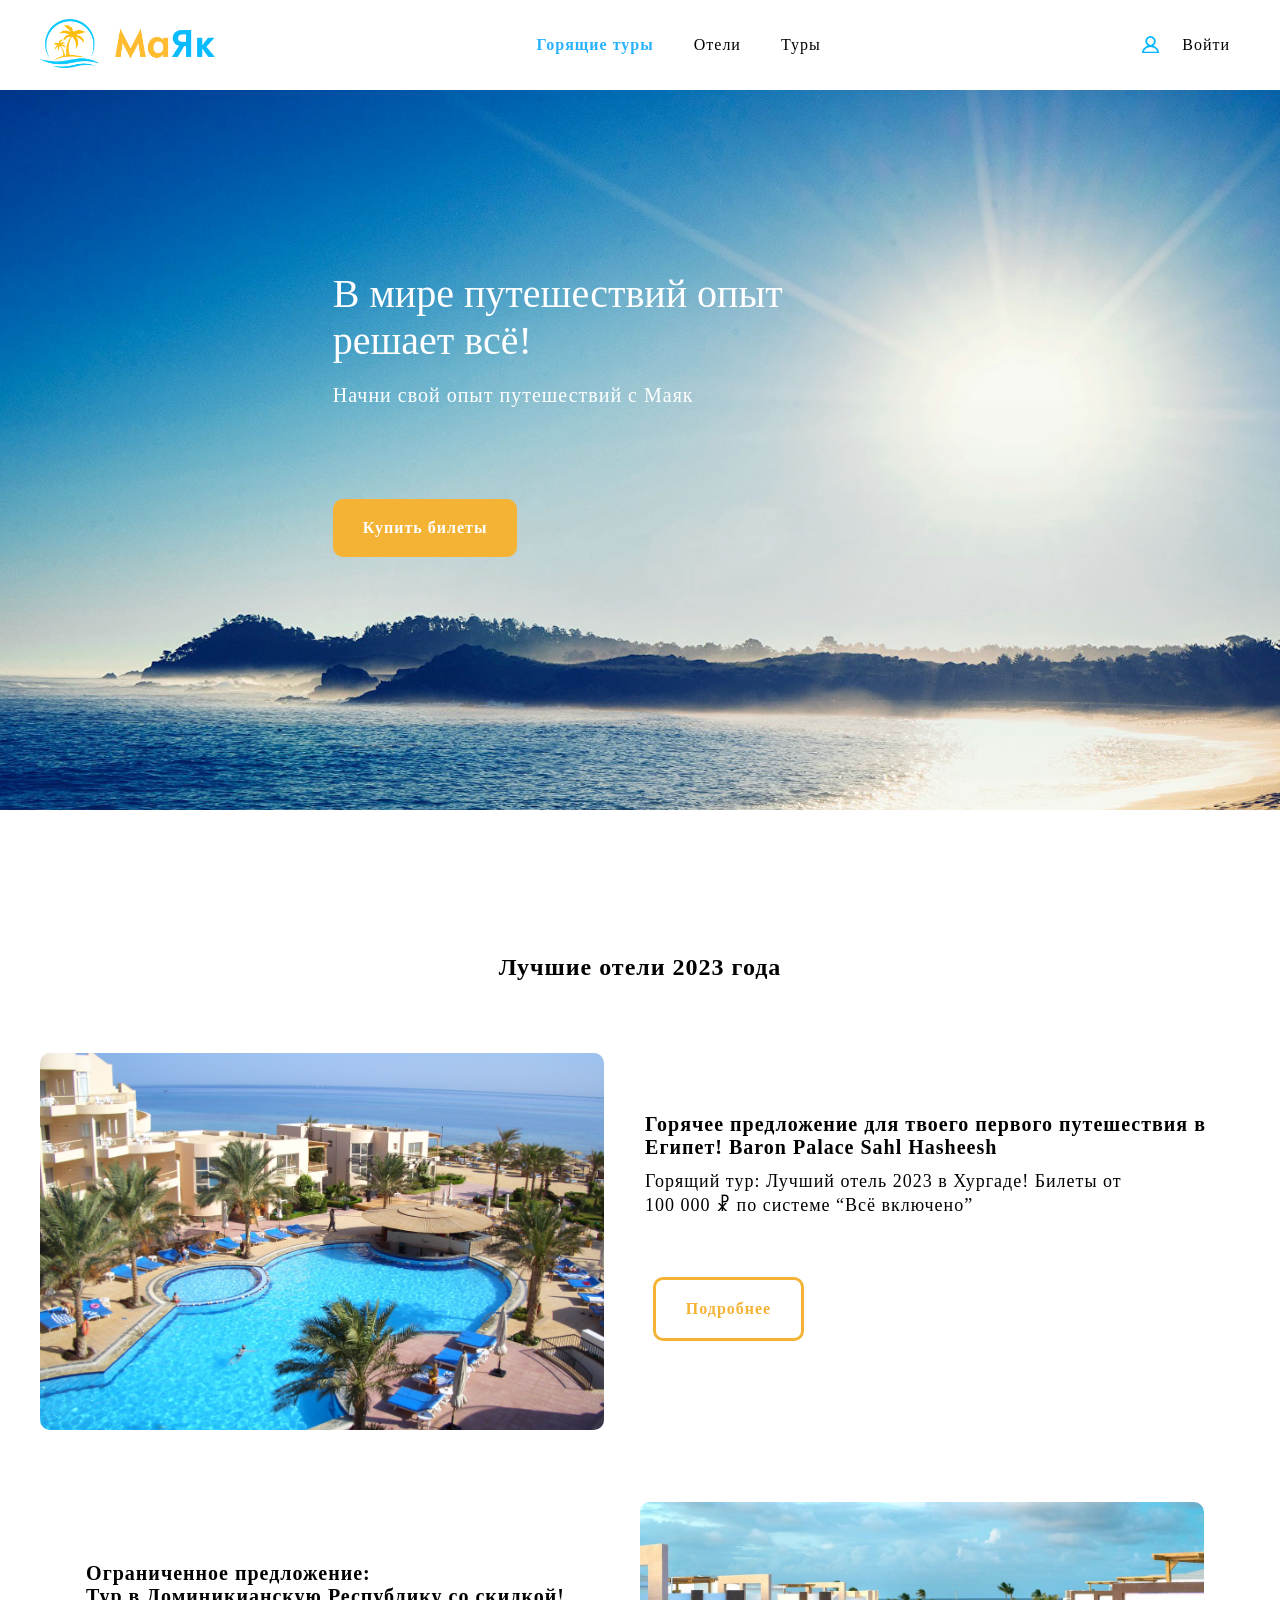
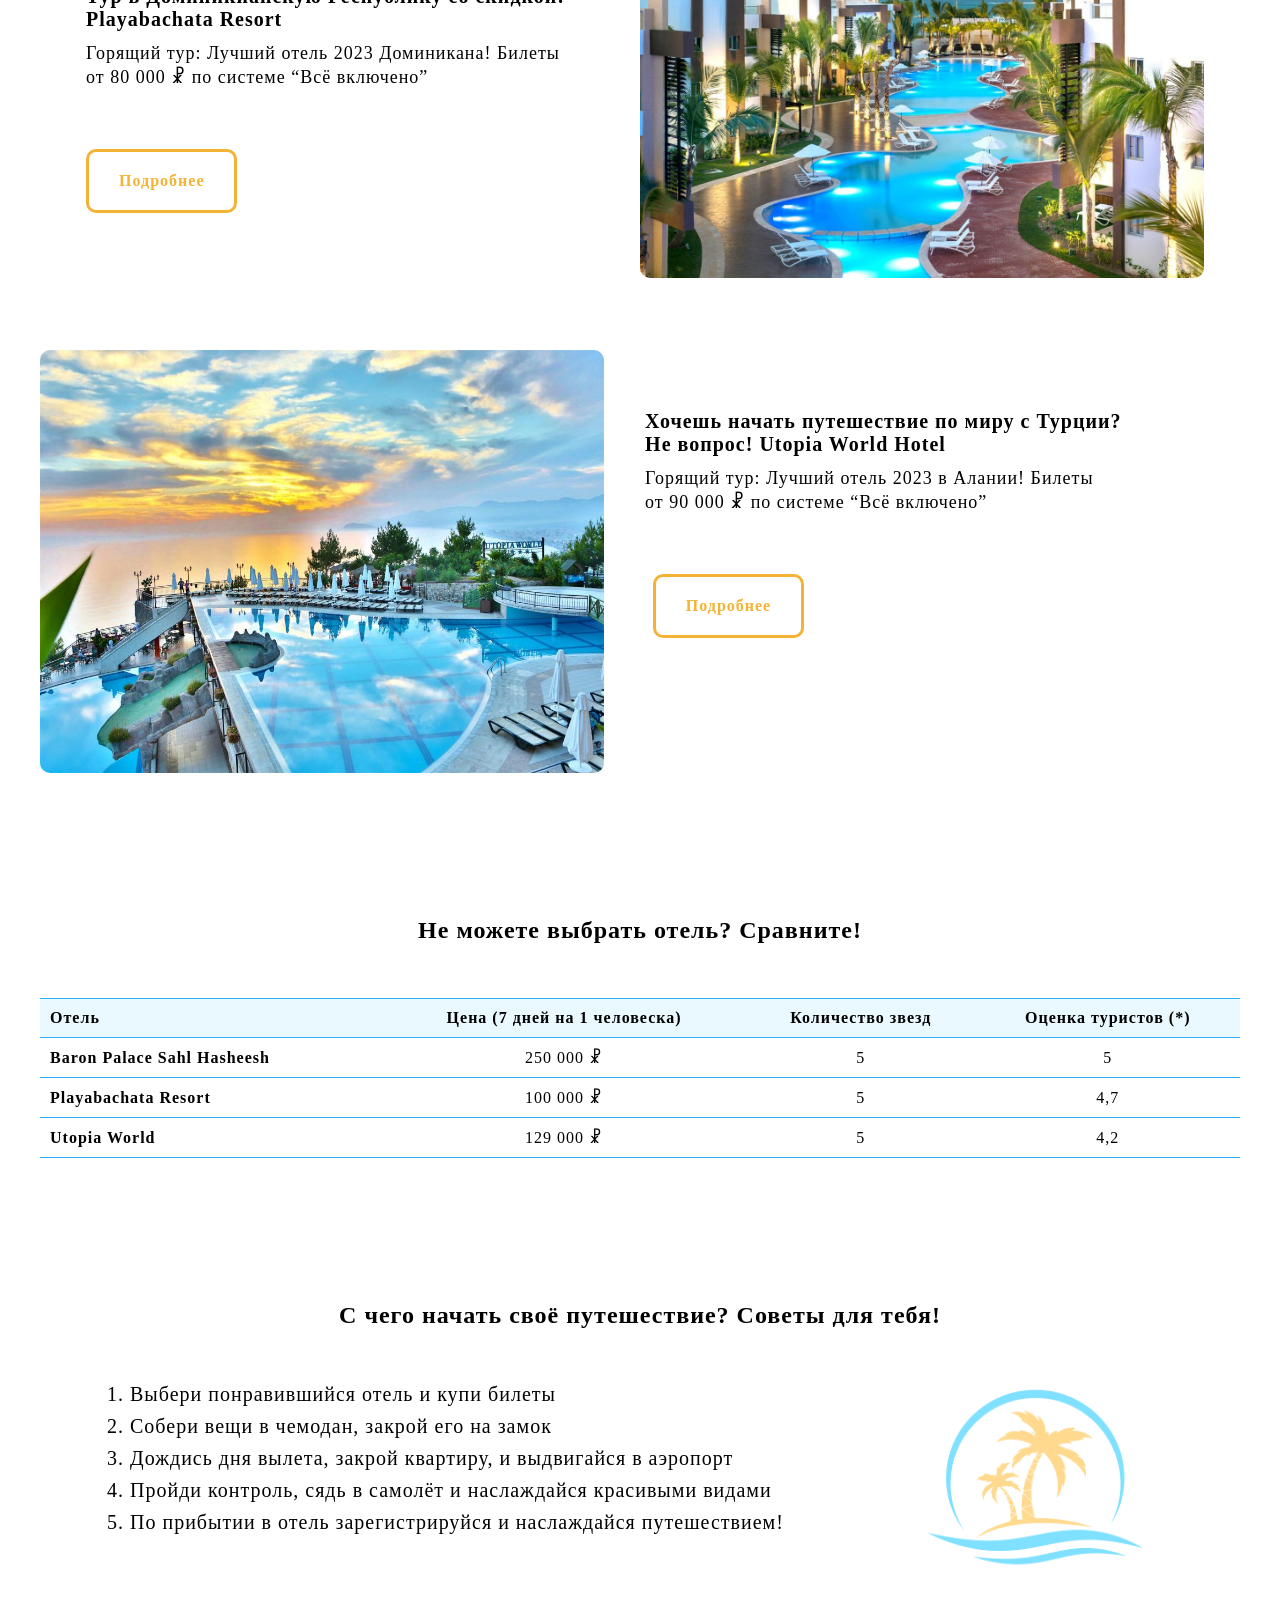
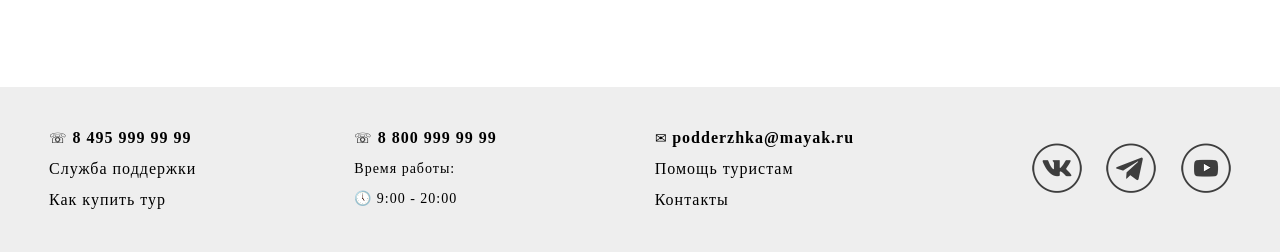
<file: lending/index.html>
<!DOCTYPE HTML>
<html>
<head>
    <title>Поиск туров МаЯк</title>
    <meta name="viewport" content="width=device-width, initial-csale=1">
    <meta http-equiv="content-Type" content="text/html; charset=utf-8">  <!-- кодировка страницы -->
    <meta http-equiv="X-UA-Compatible" content="IE=edge"> <!-- запрет сваливания браузера к старым версиям не ниже 8 -->
    <link rel="stylesheet" href="stili.css"  type="text/css" media="all">
</head>

<body>
    <header class="header-box">
        <a href="/"><img src="img/logo.svg" alt="МаЯк" class="logo"></a>
        <nav>
            <ul class="nav-box">
                <li><a href="/" class="active bold">Горящие туры</a></li>
                <li><a href="oteli.html">Отели</a></li>
                <li><a href="turi.html">Туры</a></li>
            </ul>
        </nav>
        <div class="login-box"><a href="vhod.html">Войти</a></div>
    </header>

    <div class="box-baner">
        <div class="box-baner-text">
            <p class="text-zagol">В мире путешествий опыт<br/>решает всё!</p>
            <p class="text-baner">Начни свой опыт путешествий с Маяк</p>
            <button class="baner-btn bold">Купить билеты</button>
        </div>
    </div>

    <main class="main-box">

        <section>
            <h1 class="section-head">Лучшие отели 2023 года</h1>

            <article class="best-hotel">
                <div class="best-hotel-item"><img src="img/egupt.jpg" width="2560" height="1712" alt="Baron Palace Sahl Hasheesh" class="best-img"></div>
                <div class="best-hotel-item"><p class="best-head">Горячее предложение для твоего первого путешествия в Египет! Baron Palace Sahl Hasheesh</p>
                    <p class="best-text">Горящий тур: Лучший отель 2023 в Хургаде! Билеты от<br/>100 000 &#9767; по системе “Всё включено”</p>
                    <button class="best-btn bold">Подробнее</button>
                </div>
            </article>

            <article class="best-hotel">
                <div class="best-hotel-item">
                    <p class="best-head best-right">Ограниченное предложение:<br/>
                    Тур в Доминикианскую Республику со скидкой! Playabachata Resort</p>
                    <p class="best-text best-right">Горящий тур: Лучший отель 2023 Доминикана! Билеты<br/>от 80 000 &#9767; по системе “Всё включено”</p>
                    <button class="best-btn bold best-right">Подробнее</button>
                    </div>
                <div class="best-hotel-item"><img src="img/dominikana.jpg" width="1280" height="854" alt="Playabachata Resort" class="best-img"></div>
            </article>

            <article class="best-hotel">
                <div class="best-hotel-item"><img src="img/turcia.jpg" width="1024" height="768" alt="Utopia World Hotel" class="best-img"></div>
                    <div class="best-hotel-item">
                    <p class="best-head">Хочешь начать путешествие по миру с Турции?<br/>Не вопрос! Utopia World Hotel</p>
                    <p class="best-text">Горящий тур: Лучший отель 2023 в Алании! Билеты<br/>от 90 000 &#9767; по системе “Всё включено”</p>
                    <button class="best-btn bold">Подробнее</button>
                </div>
            </article>
        </section>

        <section>
            <article>
                <h2 class="section-head">Не можете выбрать отель? Сравните!</h2>
                <table>
                    <thead>
                        <tr class="table-head">
                        <th>Отель</th>
                        <td>Цена (7 дней на 1 человеска)</td>
                        <td>Количество звезд</td>
                        <td>Оценка туристов (*)</td>
                        </tr>
                    </thead>
                    <tr class="table-text" tabindex="0">
                        <th class="bold">Baron Palace Sahl Hasheesh</th>
                        <td>250 000 &#9767;</td>
                        <td>5</td>
                        <td>5</td>
                    </tr>
                    <tr class="table-text" tabindex="0">
                        <th class="bold">Playabachata Resort</th>
                        <td>100 000 &#9767;</td>
                        <td>5</td>
                        <td>4,7</td>
                    </tr>
                    <tr class="table-text" tabindex="0">
                        <th class="bold">Utopia World</th>
                        <td>129 000 &#9767;</td>
                        <td>5</td>
                        <td>4,2</td>
                    </tr>
                </table>

                <h3 class="section-head">С чего начать своё путешествие? Советы для тебя!</h3>
                <img src="img/logotip.png" width="964" height="888" alt="МаЯк поиск туров" class="spisok-img">
                <ol class="help">
                    <li>Выбери понравившийся отель и купи билеты</li>
                    <li>Собери вещи в чемодан, закрой его на замок</li>
                    <li>Дождись дня вылета, закрой квартиру, и выдвигайся в аэропорт</li>
                    <li>Пройди контроль, сядь в самолёт и наслаждайся красивыми видами</li>
                    <li>По прибытии в отель зарегистрируйся и наслаждайся путешествием!</li>
                </ol>

            </article>
        </section>

    </main>

    <div class="footer-diz">
        <footer class="footer-box">
            <ul class="footer-nav">
                <li>&#9743; <span class="bold"><a href="tel:+74959999999">8 495 999 99 99</a></span><br/>
                    <a href="/">Служба поддержки</a><br/>
                    <a href="/">Как купить тур</a>
                </li>

                <li>&#9743; <span class="bold"><a href="tel:+78009999999">8 800 999 99 99</a></span><br/>
                    Время работы:<br/>
                    &#128340; 9:00 - 20:00
                </li>

                <li>&#9993; <span class="bold"><a href="mailto:podderzhka@mayak.ru">podderzhka@mayak.ru</a></span><br/>
                    <a href="/">Помощь туристам</a><br/>
                    <a href="/">Контакты</a></li>
                <li>
                    <span class="icon-vk"></span>
                    <span class="icon-tg"></span>
                    <span class="icon-yt"></span>
                </li>
                </ul>
        </footer>
    </div>
</body>
</html>
</file>
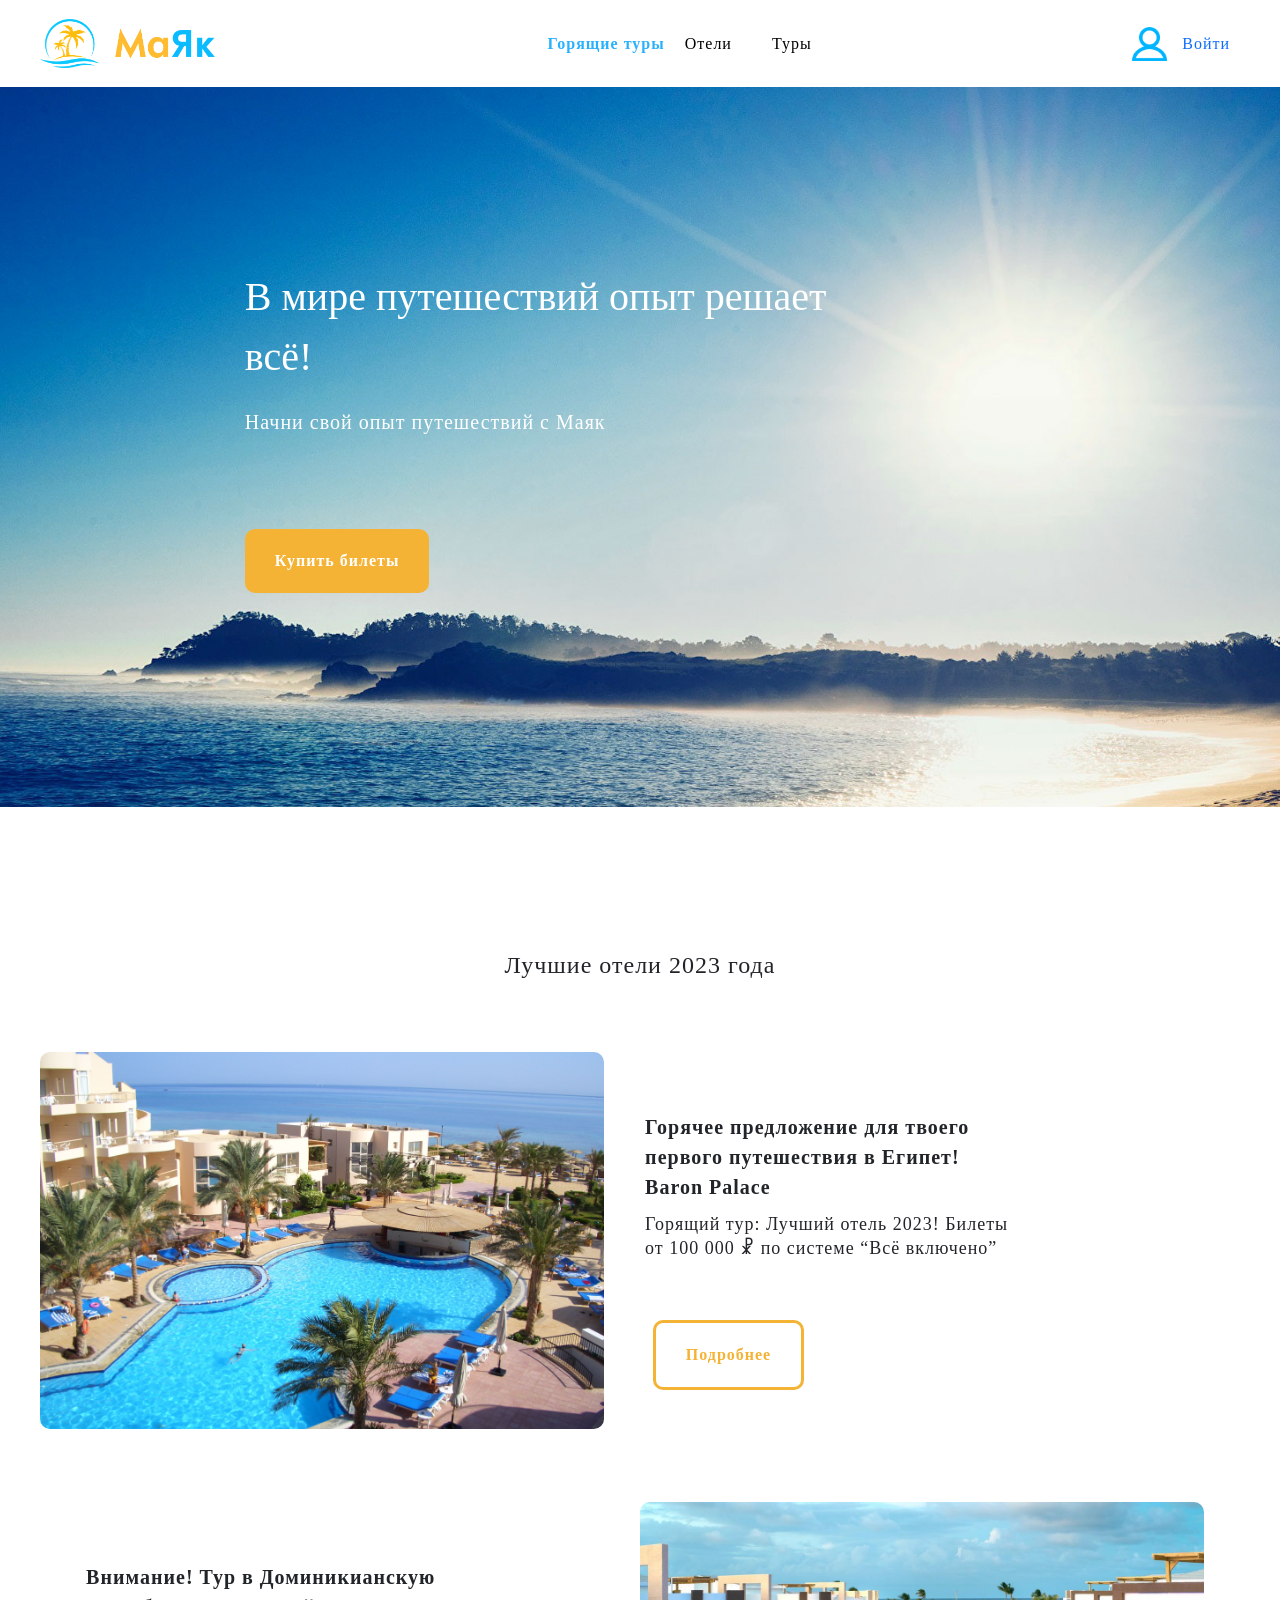
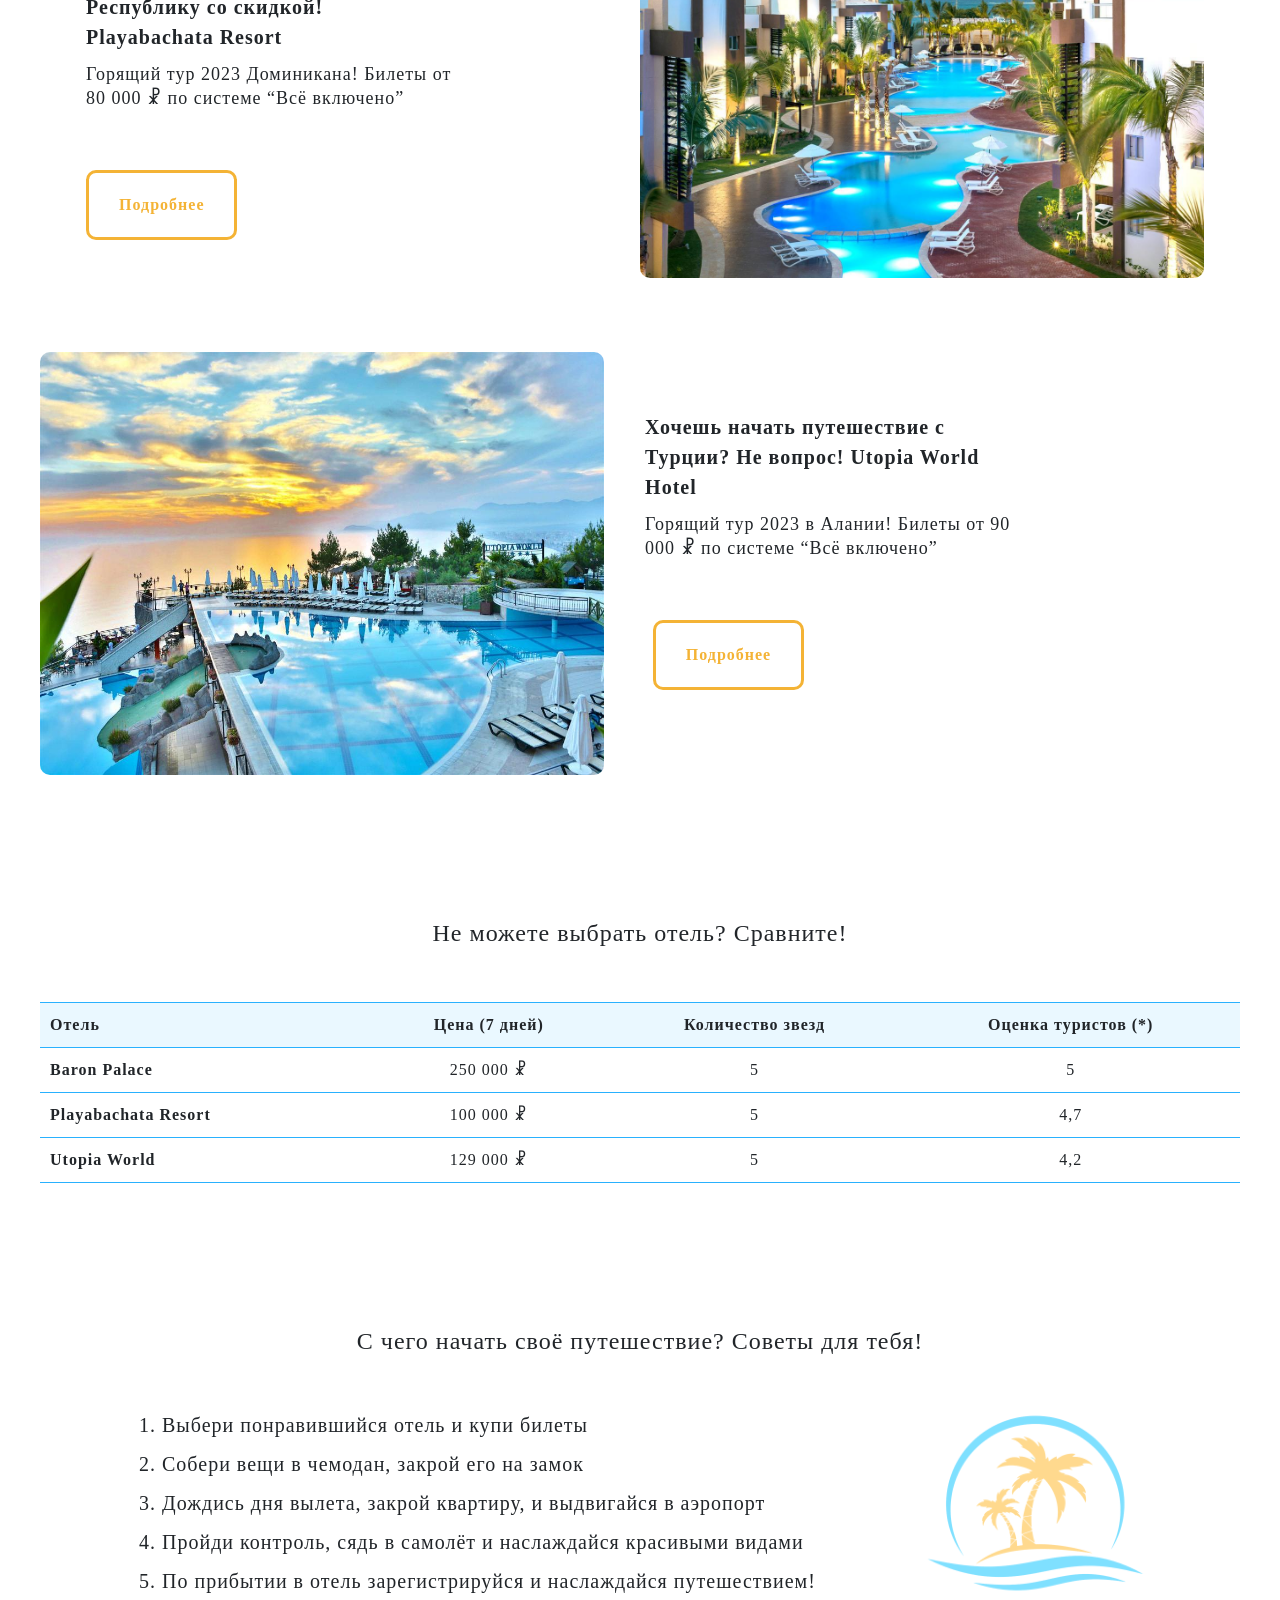
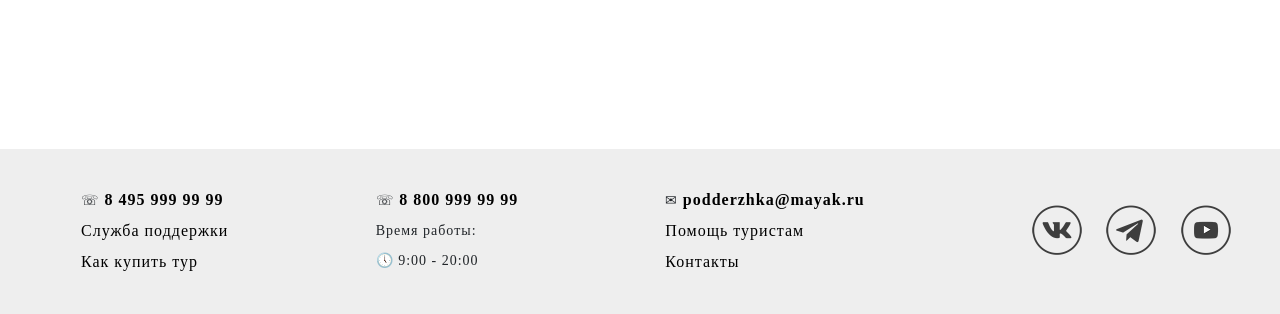
<file: lending7-adaptiv/index.html>
<!DOCTYPE HTML>
<html>
<head>
    <title>Поиск туров МаЯк</title>
    <meta name="viewport" content="width=device-width, initial-scale=1">
    <meta http-equiv="content-Type" content="text/html; charset=utf-8"> 
    <meta http-equiv="X-UA-Compatible" content="IE=edge"> <!-- запрет сваливания браузера к старым версиям не ниже 8 CDN-->
    <link rel="stylesheet" href="stili.css"  type="text/css" media="all">
    <link href="https://cdn.jsdelivr.net/npm/bootstrap@5.3.0/dist/css/bootstrap.min.css" rel="stylesheet" integrity="sha384-9ndCyUaIbzAi2FUVXJi0CjmCapSmO7SnpJef0486qhLnuZ2cdeRhO02iuK6FUUVM" crossorigin="anonymous">
</head>

<body>
<div class="container-fluid" style="margin: 0; padding: 0; border: 0; outline: 0; background: transparent;">
    <header class="header-box navbar-expand-md">
        <a href="/"><img src="img/logo.svg" alt="МаЯк" class="logo"></a>
        <button class="navbar-toggler ms-auto" type="button" data-bs-toggle="collapse" data-bs-target="#navbarSupportedContent" aria-controls="navbarSupportedContent" aria-expanded="false" aria-label="Toggle navigation">
            <span class="navbar-icon"></span>
        </button>
        <nav class="NAV collapse navbar-collapse" id="navbarSupportedContent">
            <ul class="nav-box">
                <li><a class="hot-turs">Горящие туры</a></li>
                <li><a href="oteli.html" class="turs-otels">Отели</a></li>
                <li><a href="turi.html" class="turs-otels">Туры</a></li>
            </ul>
            <div class="login-box"><a class="ssilka" href="vhod.html">Войти</a><a class="ssilka2" href="vhod.html"></a></div>
        </nav>
    </header>

    <div class="box-baner">
        <div class="box-baner-text">
            <p class="text-zagol">В мире путешествий опыт решает всё!</p>
            <p class="text-baner">Начни свой опыт путешествий с Маяк</p>
            <button class="baner-btn bold">Купить билеты</button>
        </div>
    </div>

    <main class="main-box">

        <section>
            <h1 class="section-head">Лучшие отели 2023 года</h1>
            <article class="best-hotel">
                <div class="best-hotel-item"><img src="img/egupt.jpg" width="2560" height="1712" alt="Baron Palace Sahl Hasheesh" class="best-img"></div>
                <div class="best-hotel-item">
                    <p class="best-head">Горячее предложение для твоего первого путешествия в Египет! Baron Palace</p>
                    <p class="best-text">Горящий тур: Лучший отель 2023! Билеты от 100 000 &#9767; по системе “Всё включено”</p>
                    <button class="best-btn bold">Подробнее</button>
                </div>
            </article>

            <article class="best-hotel hotel-reverse">
                <div class="best-hotel-item">
                    <p class="best-head best-right">Внимание! Тур в Доминикианскую Республику со скидкой! Playabachata Resort</p>
                    <p class="best-text best-right">Горящий тур 2023 Доминикана! Билеты от 80 000 &#9767; по системе “Всё включено”</p>
                    <button class="best-btn bold best-right">Подробнее</button>
                </div>
                <div class="best-hotel-item"><img src="img/dominikana.jpg" width="1280" height="854" alt="Playabachata Resort" class="best-img"></div>
            </article>

            <article class="best-hotel">
                <div class="best-hotel-item"><img src="img/turcia.jpg" width="1024" height="768" alt="Utopia World Hotel" class="best-img"></div>
                <div class="best-hotel-item">
                    <p class="best-head">Хочешь начать путешествие с Турции? Не вопрос! Utopia World Hotel</p>
                    <p class="best-text">Горящий тур 2023 в Алании! Билеты от 90 000 &#9767; по системе “Всё включено”</p>
                    <button class="best-btn bold">Подробнее</button>
                </div>
            </article>
        </section>

        <section>
            <article class="table-soveti">
                <h2 class="section-head">Не можете выбрать отель? Сравните!</h2>
                <table сlass="table-hotels">
                    <thead>
                        <tr class="table-head">
                            <th>Отель</th>
                            <td>Цена (7 дней)</td>
                            <td>Количество звезд</td>
                            <td>Оценка туристов (*)</td>
                        </tr>
                    </thead>
                    <tbody>
                        <tr class="table-text" tabindex="0">
                            <th class="bold">Baron Palace</th>
                            <td>250 000 &#9767;</td>
                            <td>5</td>
                            <td>5</td>
                        </tr>
                        <tr class="table-text" tabindex="0">
                            <th class="bold">Playabachata Resort</th>
                            <td>100 000 &#9767;</td>
                            <td>5</td>
                            <td>4,7</td>
                        </tr>
                        <tr class="table-text" tabindex="0">
                            <th class="bold">Utopia World</th>
                            <td>129 000 &#9767;</td>
                            <td>5</td>
                            <td>4,2</td>
                        </tr>
                    </tbody>
                </table>

                <h3 class="section-head">С чего начать своё путешествие? Советы для тебя!</h3>
                <img src="img/logotip.png" width="964" height="888" alt="МаЯк поиск туров" class="spisok-img">
                <ol class="help">
                    <li>Выбери понравившийся отель и купи билеты</li>
                    <li>Собери вещи в чемодан, закрой его на замок</li>
                    <li>Дождись дня вылета, закрой квартиру, и выдвигайся в аэропорт</li>
                    <li>Пройди контроль, сядь в самолёт и наслаждайся красивыми видами</li>
                    <li>По прибытии в отель зарегистрируйся и наслаждайся путешествием!</li>
                </ol>
            </article>
        </section>

    </main>

    <div class="footer-diz">
        <footer class="footer-box">
            <ul class="footer-nav">
                <li>&#9743; <span class="bold"><a href="tel:+74959999999">8 495 999 99 99</a></span><br/>
                    <a href="/">Служба поддержки</a><br/>
                    <a href="/">Как купить тур</a>
                </li>

                <li>&#9743; <span class="bold"><a href="tel:+78009999999">8 800 999 99 99</a></span><br/>
                    Время работы:<br/>
                    &#128340; 9:00 - 20:00
                </li>

                <li>&#9993; <span class="bold"><a href="mailto:podderzhka@mayak.ru">podderzhka@mayak.ru</a></span><br/>
                    <a href="/">Помощь туристам</a><br/>
                    <a href="/">Контакты</a></li>
                <li>
                    <span class="icon-vk"></span>
                    <span class="icon-tg"></span>
                    <span class="icon-yt"></span>
                </li>
                </ul>
        </footer>
    </div>
    <script src="https://cdn.jsdelivr.net/npm/bootstrap@5.3.0/dist/js/bootstrap.bundle.min.js" integrity="sha384-geWF76RCwLtnZ8qwWowPQNguL3RmwHVBC9FhGdlKrxdiJJigb/j/68SIy3Te4Bkz" crossorigin="anonymous"></script>
</div>
</body>
</html>
</file>
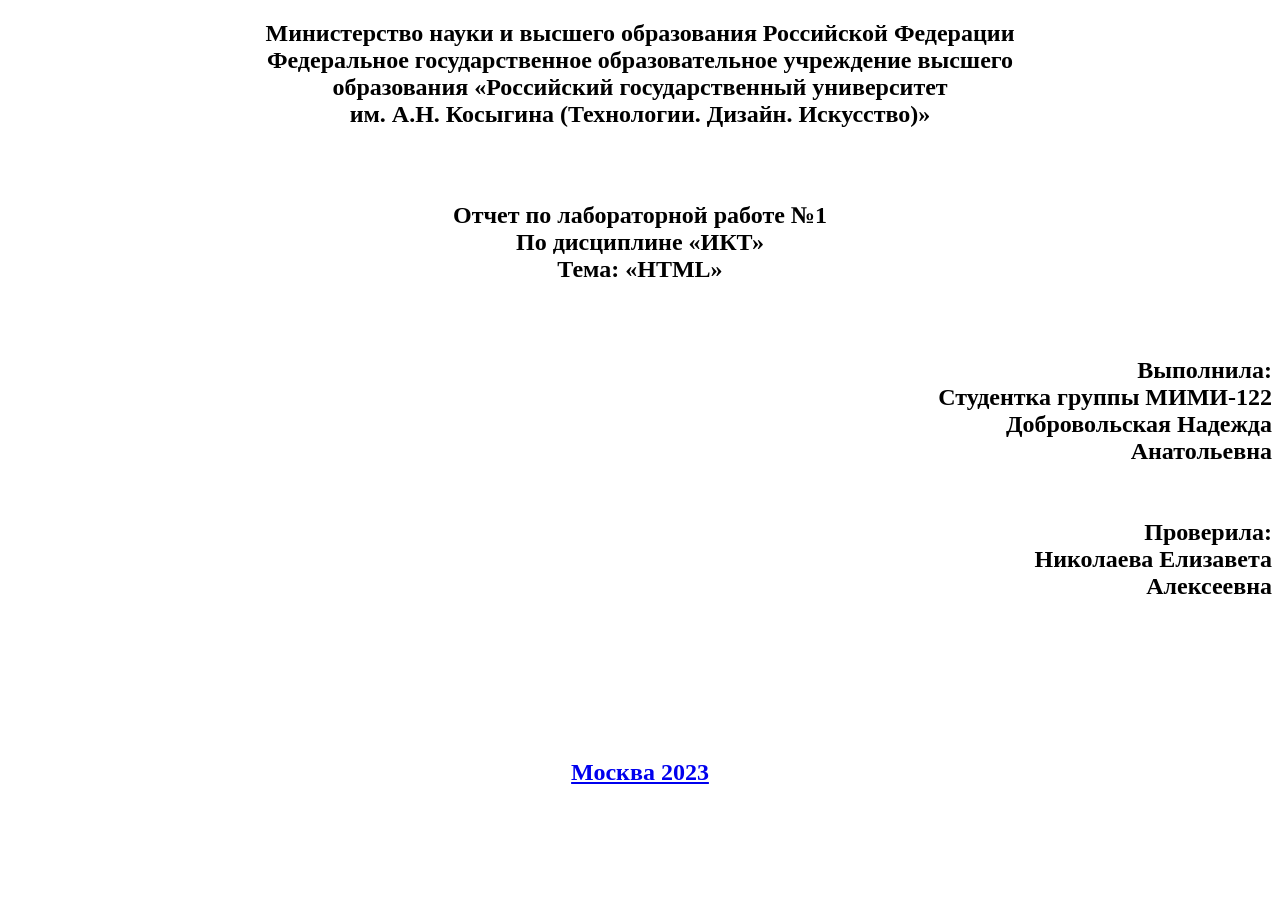
<file: 1.html>
<!DOCTYPE html>
<html lang="ru">
<head>
    <title>Страница 1</title>
</head>

<body>
    <h2 align="center">Министерство науки и высшего образования Российской Федерации<br/>
        Федеральное государственное образовательное учреждение высшего<br/>
        образования «Российский государственный университет<br/>
        им. А.Н. Косыгина (Технологии. Дизайн. Искусство)»<br/><br/><br/>
    </h2>
    <h2 align="center">Отчет по лабораторной работе №1<br/>
        По дисциплине «ИКТ»<br/>
        Тема: «HTML»
    </h2>
    <h2 align="right"><br/><br/>Выполнила:<br/>
        Студентка группы МИМИ-122<br/>Добровольская Надежда<br/>Анатольевна<br/><br/><br/>
        Проверила:<br/> Николаева Елизавета<br/>Алексеевна
    </h2>
    <h2 align="center"></p><a href="2.html" target="_self" title="Страница 2"><br/><br/><br/><br/><br/>Москва 2023</a></h2>
</body>
</html>
</file>
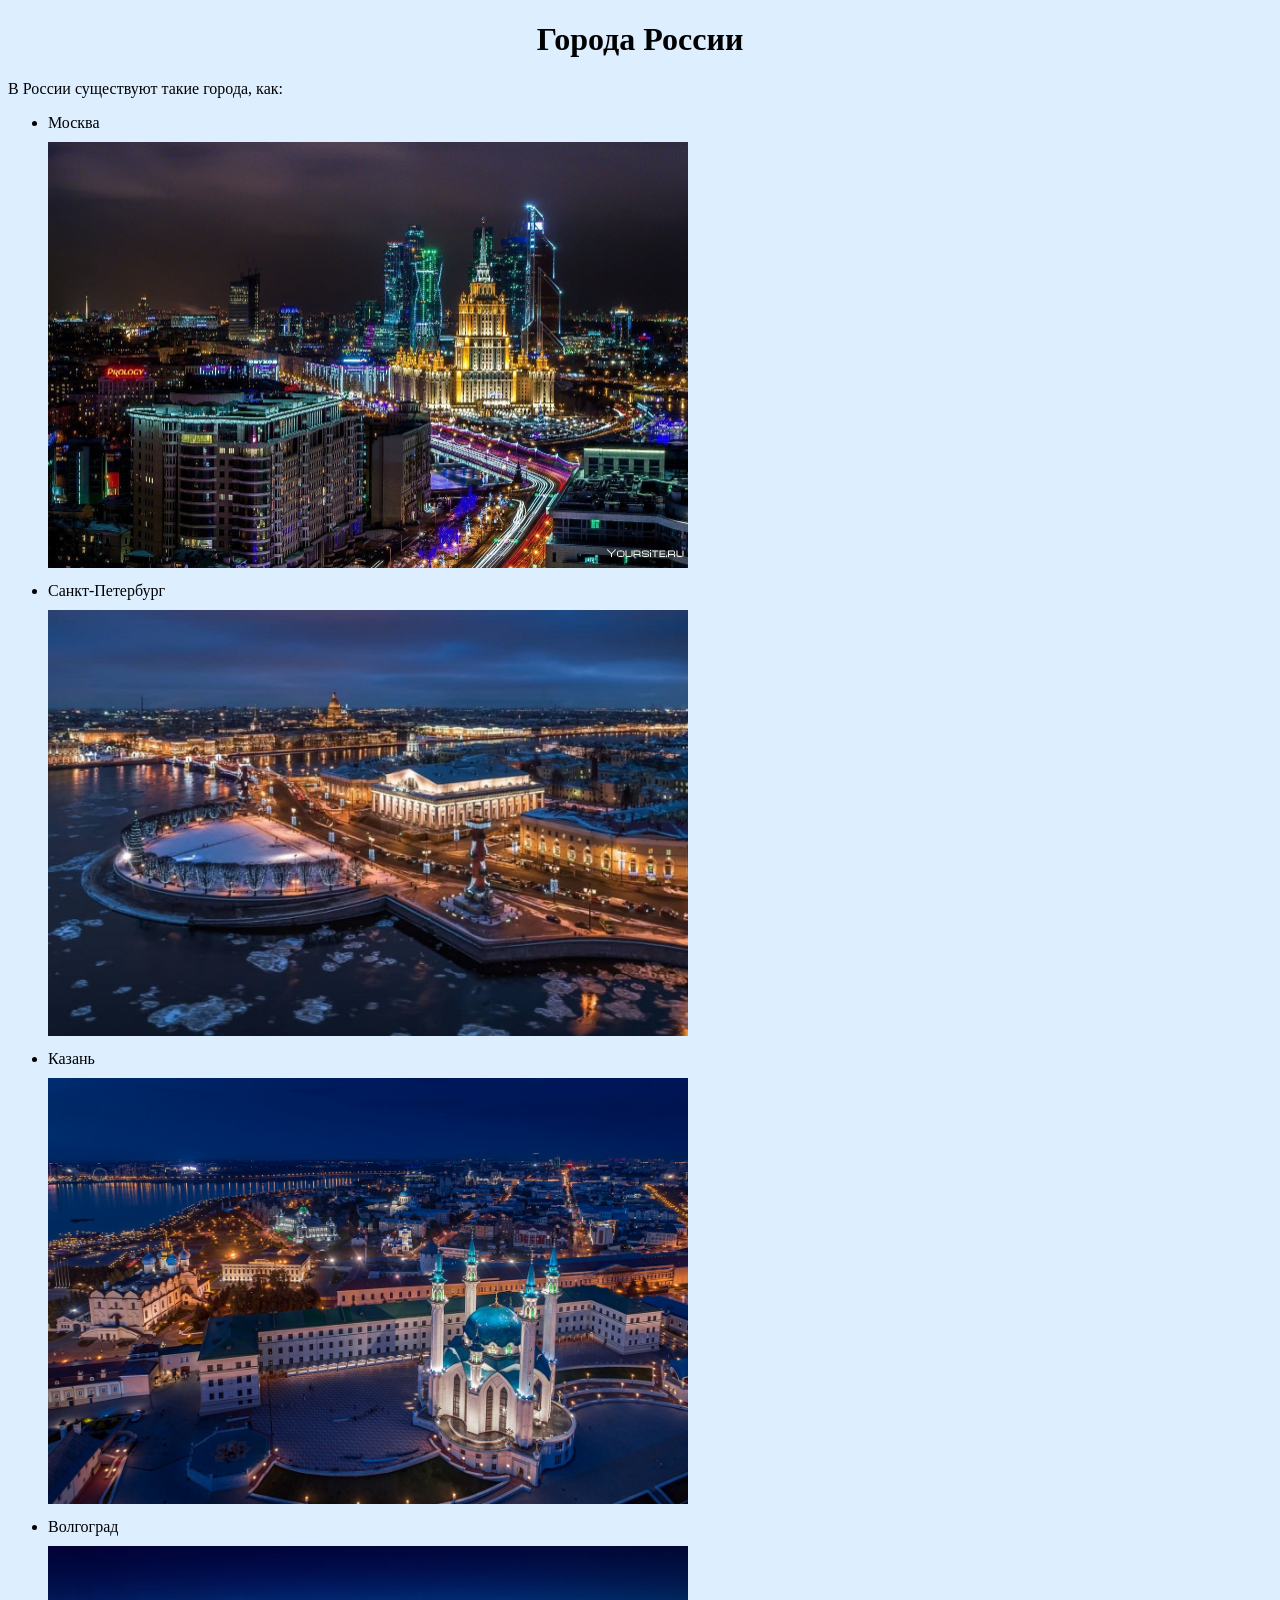
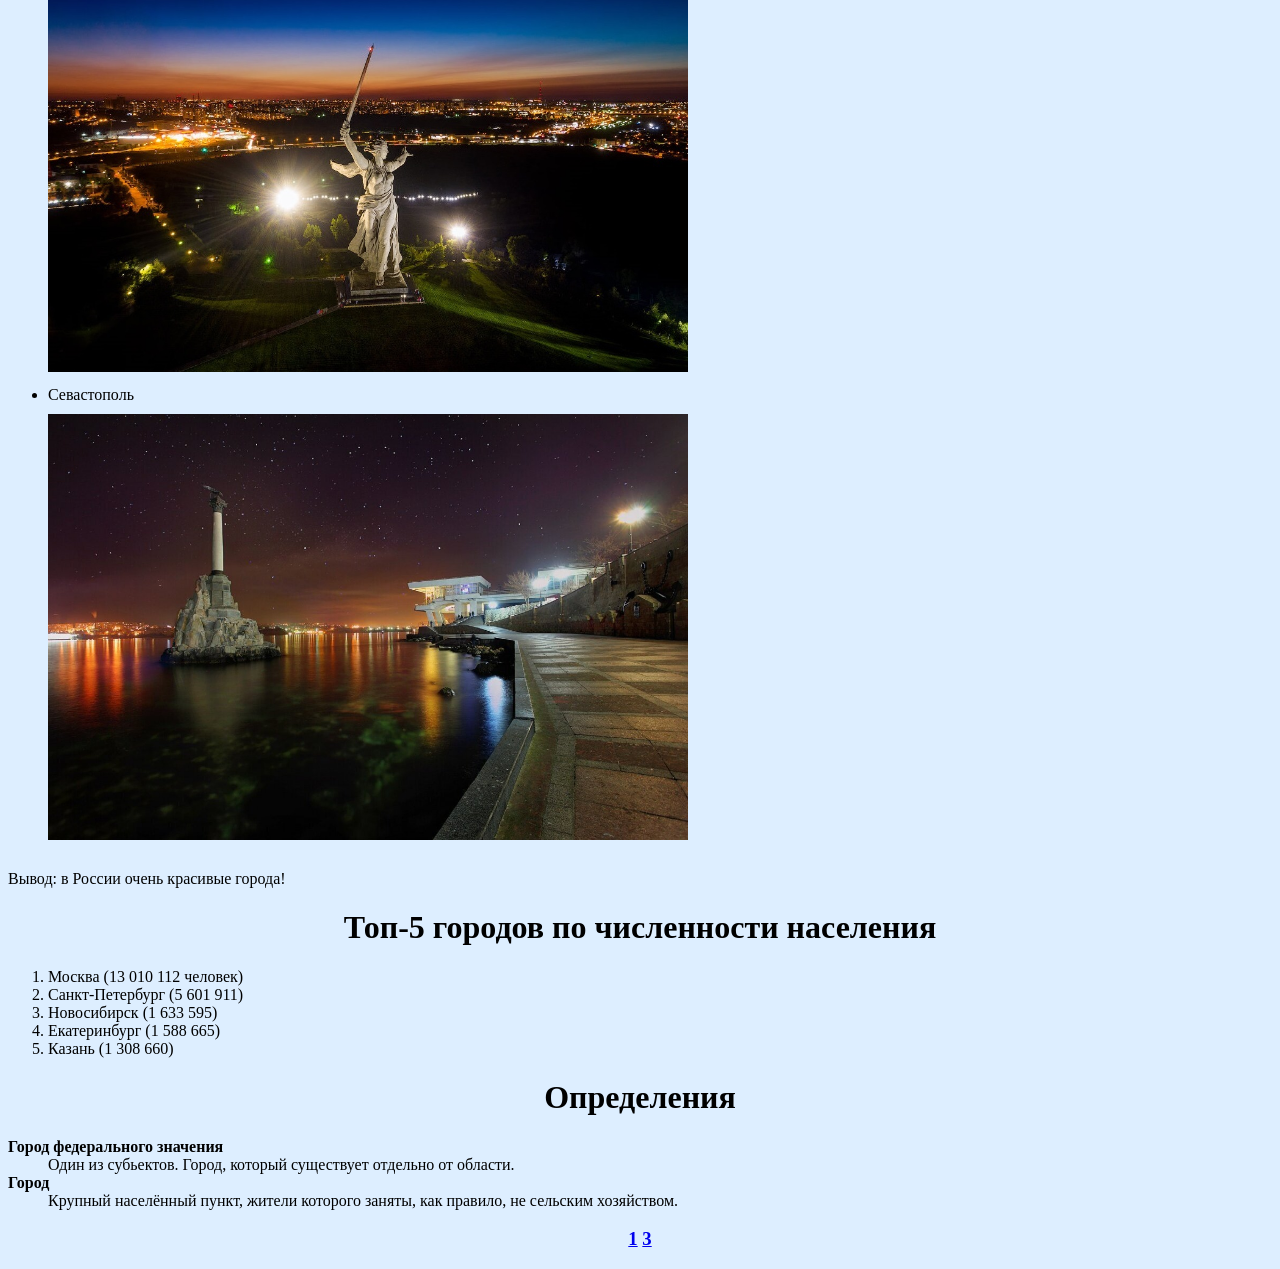
<file: 2.html>
<!DOCTYPE html>
<html lang="ru">
<head> 
    <title>Страница 2</title>
</head>
<body bgcolor="#ddeeff">
    <h1 align="center">Города России</h1>
    <p> B России существуют такие города, как:</p>
    <ul>
        <li>Москва<br/><img src="Mockow.jpg" width="640px" height="426px" vspace="10"></li>
        <li>Санкт-Петербург<br/><img src="piter.jpg" width="640px" height="426px" vspace="10"></li>
        <li>Казань<br/><img src="kazan.jpg" width="640px" height="426px" vspace="10"></li>
        <li>Волгоград<br/><img src="volgograd.jpg" width="640px" height="426px" vspace="10"></li>
        <li>Севастополь<br/><img src="sevastopol.jpg" width="640px" height="426px" vspace="10"></li>
    </ul>
    <p> Bывод: в России очень красивые города!</p>
    <h1 align="center">Топ-5 городов по численности населения</h1>
    <ol>
        <li>Москва (13 010 112 человек)</li>
        <li>Санкт-Петербург (5 601 911)</li>
        <li>Новосибирск (1 633 595)</li>
        <li>Екатеринбург (1 588 665)</li>
        <li>Казань (1 308 660)</li>
    </ol>
    <h1 align="center">Определения</h1>
    <dl>
        <dt><b>Город федерального значения</b></dt>
        <dd>Один из субьектов. Город, который существует отдельно от области.</dd>
        <dt><b>Город</b></dt>
        <dd>Крупный населённый пункт, жители которого заняты, как правило, не сельским хозяйством.</dd>
    </dl>
    <h3 align="center">
    <a href="1.html" target="_self" title="Страница 1">1</a>
    <a href="3.html" target="_self" title="Страница 3">3</a></h3>
    </h3>
</body>
</html>
</file>
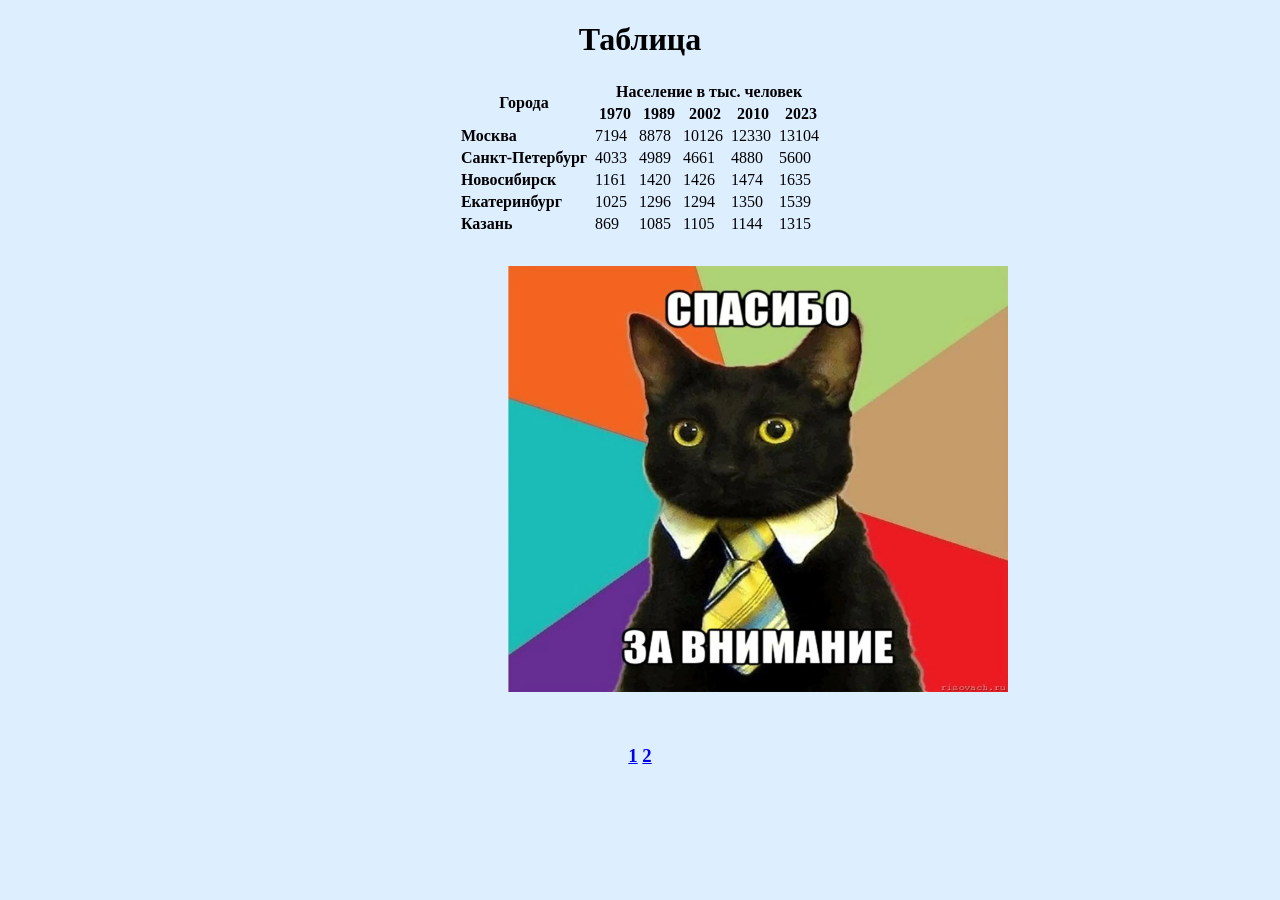
<file: 3.html>
<!DOCTYPE html>
<html lang="ru">
<head>
    <title>Страница 3</title>
</head>
<body bgcolor="#ddeeff">
    <h1 align="center">Таблица</h1>
    <table align="center">
        <tr>
            <th rowspan="2">Города</th>
            <th colspan="5">Население в тыс. человек</th>
        </tr>
        <tr>
            <th> 1970 </th>
            <th> 1989 </th>
            <th> 2002 </th>
            <th> 2010 </th>
            <th> 2023 </th>
        </tr>
        <tr><th align="left"> Москва</th><td>7194 </td><td>8878 </td><td>10126 </td><td>12330 </td><td>13104 </td></tr>
        <tr><th align="left"> Санкт-Петербург </th><td>4033</td><td>4989</td><td>4661</td><td>4880</td><td>5600</td></tr>
        <tr><th align="left"> Новосибирск</th><td>1161</td><td>1420</td><td>1426</td><td>1474</td><td>1635</td></tr>
        <tr><th align="left"> Екатеринбург</th><td>1025</td><td>1296</td><td>1294</td><td>1350</td><td>1539</td></tr>
        <tr><th align="left"> Казань</th><td>869</td><td>1085</td><td>1105</td><td>1144</td><td>1315</td></tr>
    </table>
    <img src="cat.jpg" width="500px" height="426px" vspace="30" hspace="500">
    <h3 align="center">
        <a href="1.html" target="_self" title="Страница 1">1</a>
        <a href="2.html" target="_self" title="Страница 2">2</a></h3>
        </h3>
</body>
</html>
</file>
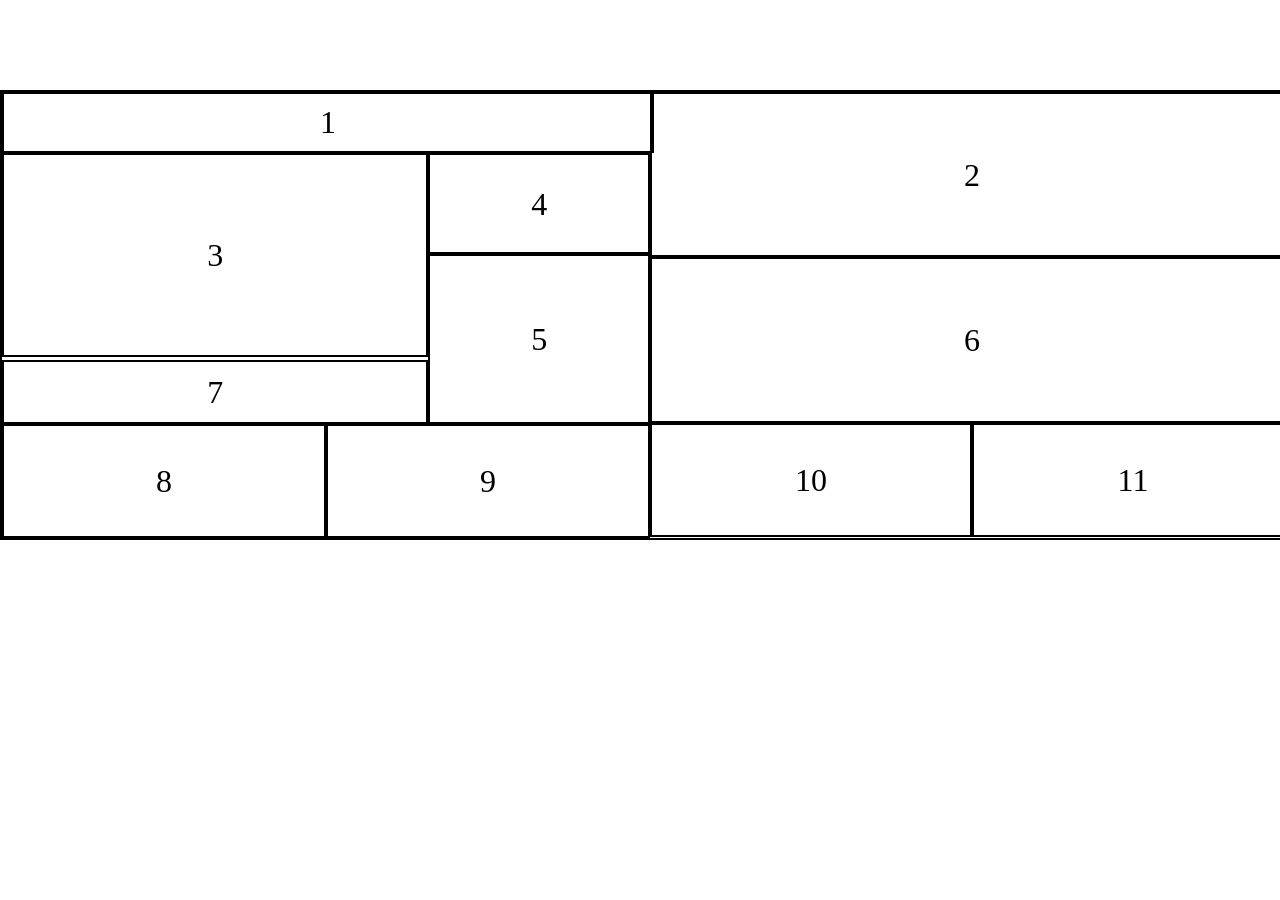
<file: laba4/div-tablica.html>
<!DOCTYPE html>
<html lang="ru">
<head>
    <meta charset="UTF-8">
    <title>div-table</title>
    <style type="text/css">
        * {margin: 0; padding: 0; border: 0; outline: 0; background: transparent;}
    
        .main_div {
            margin-top: 10vh;
            width: 100%;
        }
    
        .yacheika {
            display: inline-block;
            border: 2px solid black;
            padding: 10px 0;
        }
        p{
            text-align: center;
            position: relative;
            top: 50%;
            transform: translateY(-50%);
            font-size: 32px;
        }
    </style>
</head>
<body>
    <div class="main_div" style="display: flex; border: 2px solid black;">
        <div>
            <div class="yacheika" style="width: 100%;"><p style="transform: none;">1</p></div>
            <div style="display: flex;">
                <div style="display: flex; flex-wrap: wrap;">
                    <div class="yacheika" style="width: 100%; height: 20vh; display: block;"><p>3</p></div>
                    <div class="yacheika" style="width: 33vw; display: block;"><p>7</p></div>
                </div>
                <div style="display: flex; flex-wrap: wrap;">
                    <div class="yacheika" style="width: 100%; height: 8.6vh;"><p>4</p></div>
                    <div class="yacheika" style="width: 17vw; height: 16.2vh;"><p>5</p></div>
                </div>
                
            </div>
            <div style="display: flex;">
                <div class="yacheika" style="width: 50%; height: 10vh; display: block;"><p>8</p></div>
                <div class="yacheika" style="width: 50%; height: 10vh;"><p>9</p></div>
            </div>
        </div>
    
        <div style="display: inline-block;">
            <div class="yacheika" style="width: 50vw; height: 31.7%;"><p>2</p></div>
            <div class="yacheika" style="width: 50vw; height: 31.7%; display: block;"><p>6</p></div>
            <div style="display: flex;">
                <div class="yacheika" style="width: 50%; height: 10vh; display: block;"><p>10</p></div>
                <div class="yacheika" style="width: 50%; height: 10vh;"><p>11</p></div>
            </div>
        </div>
    </div>
        
        
</body>
</html>
</file>
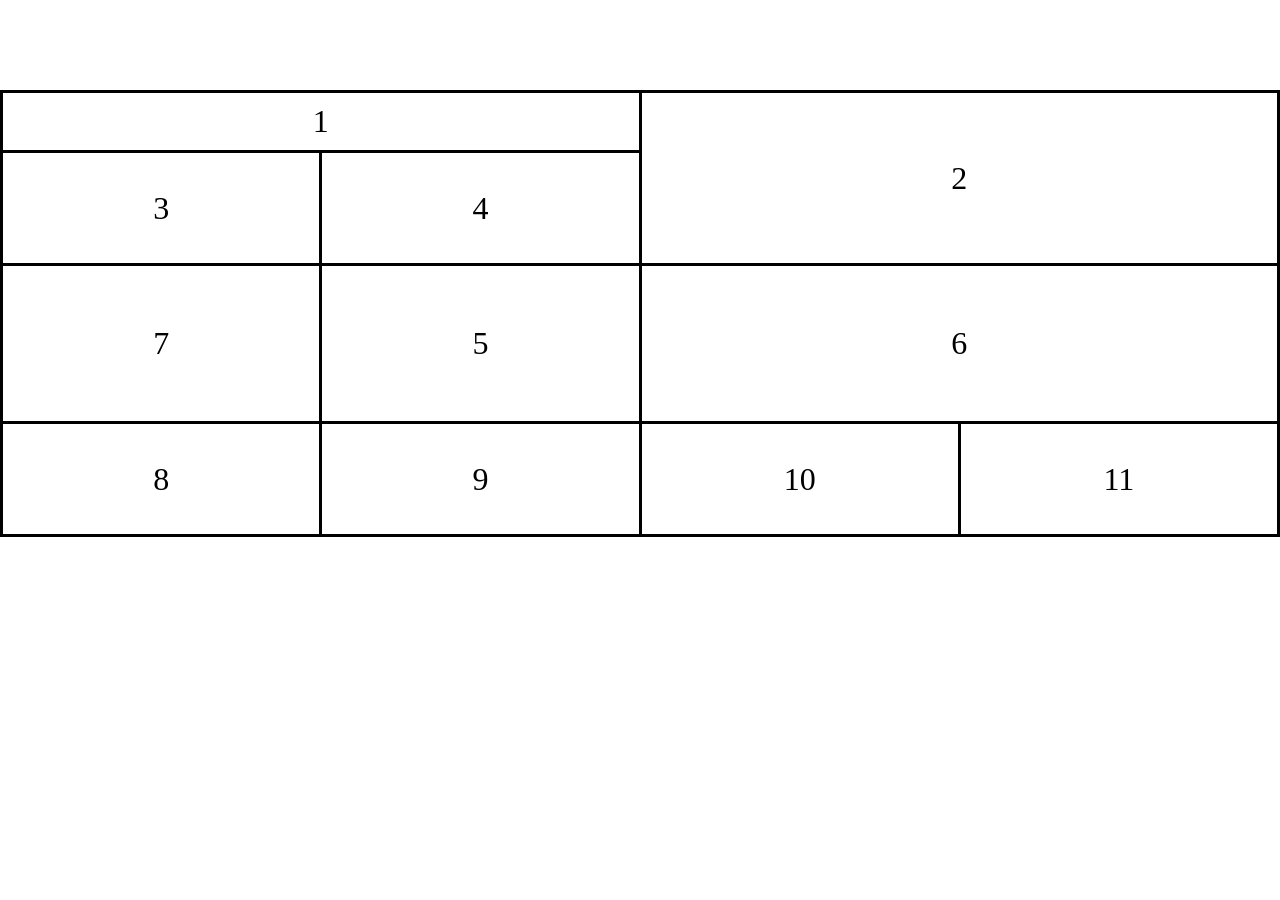
<file: laba4/tablica-table.html>
<!DOCTYPE html>
<html lang="ru">
<head>
    <meta charset="UTF-8">
    <title>table</title>
    <style type="text/css">
        * {margin: 0; padding: 0; border: 0; outline: 0; background: transparent;}

        table {
            border-collapse: collapse;
            margin-top: 10vh;
            font-size: 32px;
            width: 100%;
        }

        table td, table th {
            border: 3.5px solid black;
            text-align: center;
            padding: 10px;
        }
        .special {
            width: 25%;
            height: 10vh;
        }
    </style>
</head>
<body>
    <table>
        <tr>
            <td colspan="6" rowspan="1" style="width: 33%;">1</td>
            <td colspan="6" rowspan="3">2</td>
        </tr>
        <tr>
            <td colspan="4" rowspan="4" style="width: 33%;">3</td>
            <td colspan="2" rowspan="2" style="height: 10vh;">4</td>
            
        </tr>
        <tr></tr>
        <tr>
            <td colspan="2" rowspan="3" style="height: 15vh;">5</td>
            <td colspan="6" rowspan="3">6</td>
        </tr>
        <tr></tr>
        <tr>
            <td colspan="4" rowspan="1">7</td>
        </tr>
        <tr>
            <td colspan="3" class="special">8</td><td colspan="3" class="special">9</td>
            <td colspan="3" class="special">10</td><td colspan="3" class="special">11</td>
        </tr>
    </table>
</body>
</html>
</file>
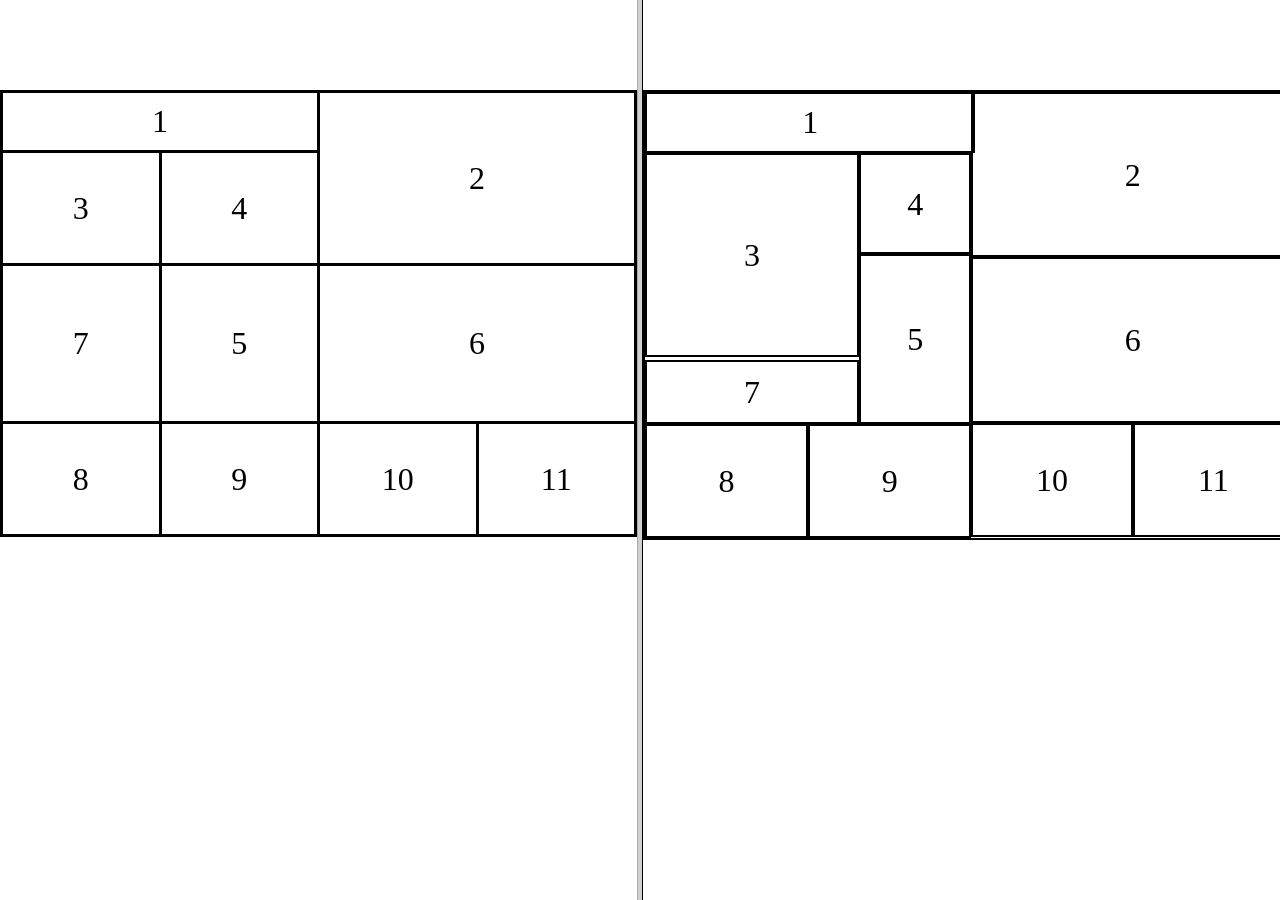
<file: laba4/tablica.html>
<!DOCTYPE html>
<html lang="ru">
<head>
    <meta charset="UTF-8">
    <title>Таблица</title>
</head>
    <frameset cols="50%, *">
        <frame src="tablica-table.html" name="tablica-table" scrolling="no"> <!-- noresize -->
        <frame src="div-tablica.html" name="div-tablica" scrolling="no">
    </frameset>
</html>
</file>
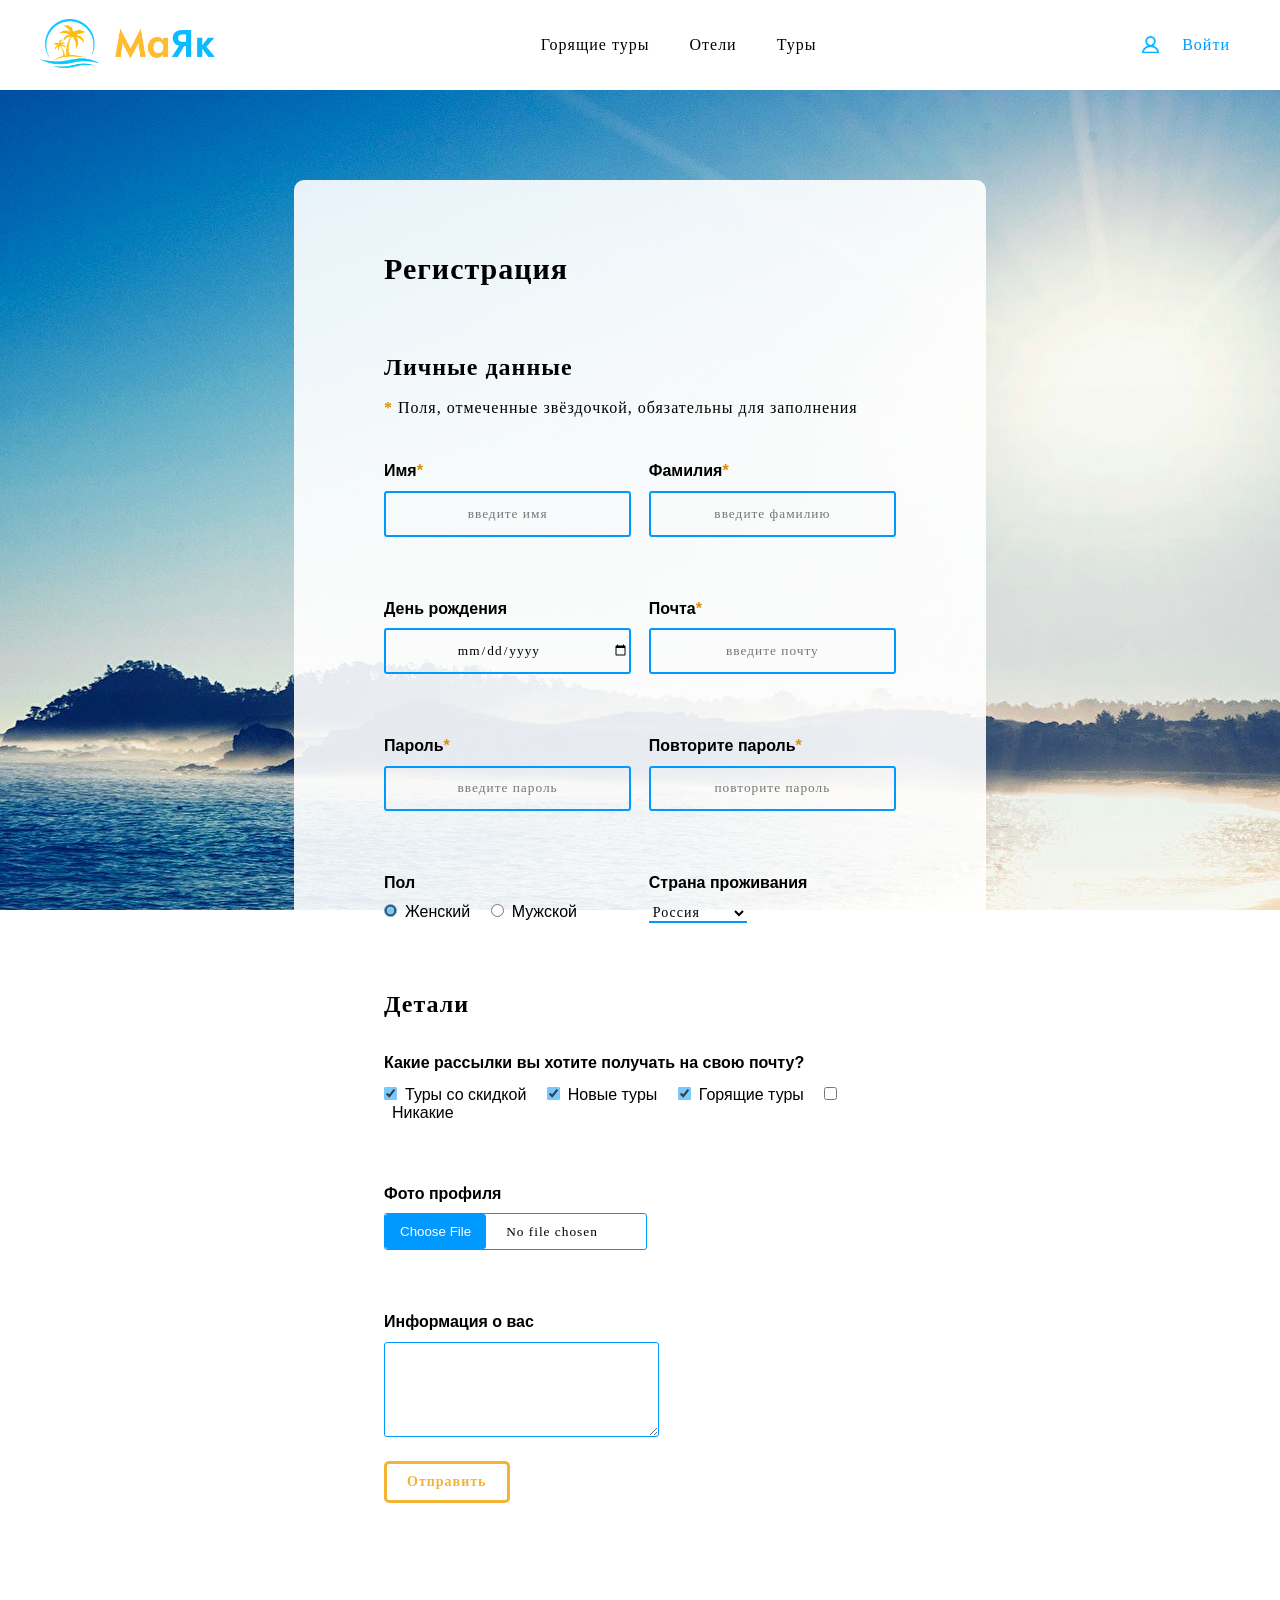
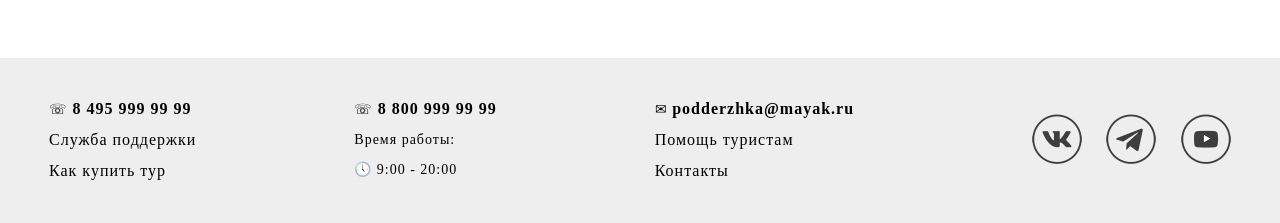
<file: lending/vhod.html>
<!DOCTYPE HTML>
<html>
<head>
    <title>Поиск туров МаЯк</title>
    <meta http-equiv="content-Type" content="text/html; charset=utf-8">  <!-- кодировка страницы -->
    <meta http-equiv="X-UA-Compatible" content="IE=edge"> <!-- запрет сваливания браузера к старым версиям не ниже 8 -->
    <link rel="stylesheet" href="stili-vhod.css"  type="text/css" media="all">
</head>

<body>
    <header class="header-box">
        <a href="/"><img src="img/logo.svg" alt="МаЯк" class="logo"></a>
        <nav>
            <ul class="nav-box">
                <li><a href="index.html">Горящие туры</a></li>
                <li><a href="oteli.html">Отели</a></li>
                <li><a href="turi.html">Туры</a></li>
            </ul>
        </nav>
        <div class="login-box"><a href="/">Войти</a></div>
        <script defer src="script.js"></script>
    </header>

    <main>
        <section>
            <h1 class="main-zagol">Регистрация</h1>
            <h2 class="pod-zagol">Личные данные</h2>
            <p class="zvezda-poyasn" style="margin-top: 2vh;">Поля, отмеченные звёздочкой, обязательны для заполнения</p>
            <div class="form1"> 
                <form class="main-form" action="" method="post" id="main-form">
                    <div class="name-fam-main">
                        <div class="name-fam">
                            <div class="form1-group">
                                <label for="username" class="text-form star_red" style="margin-top: 5vh">Имя</label>
                                <input class="form-form" type="text" placeholder="введите имя" id="username" maxlength="30"/>
                                <p class="NameNone">Введите имя</p>
                                <p class="NameUnCorrect">Введите имя с большой буквы</p>
                            </div>
                            <div class="form1-group">
                                <label for="calendar" class="text-form">День рождения</label>
                                <input class="form-form" type="date" id="calendar">
                            </div>
                            <div class="form1-group">
                                <label for="userpar" class="text-form star_red">Пароль</label>
                                <input class="form-form" type="password" placeholder="введите пароль" id="userpar"/>
                                <p class="PasswordNone">Введите пароль</p>
                                <p class="PasswordUnCorrect">Пароль должен быть от 8 символов,<br/> содержать миниум одну большую и<br/> маленькую букву, цифру и спец.символ</p>
                            </div>
                            <div class="form1-group">
                                <label class="text-form">Пол</label>
                                <input class="perekl" type="radio" name="pol" id="pol_g" value="woman" checked><label for="pol_g" class="pereklp">Женский</label>
                                <input class="perekl" type="radio" name="pol" id="pol_m" value="men"><label for="pol_m" class="pereklp">Мужской</label>
                            </div>
                        </div>
                        <div class="name-fam">
                            <div class="form1-group">
                                <label for="userf" class="text-form star_red" style="margin-top: 5vh">Фамилия</label>
                                <input class="form-form" type="text" placeholder="введите фамилию" id="userf" maxlength="30"/>
                                <p class="FamiliaNone">Введите фамилию</p>
                                <p class="FamiliaUnCorrect">Введите фамилию с большой буквы</p>
                            </div>
                            <div class="form1-group">
                                <label for="Email" class="text-form star_red">Почта</label>
                                <input class="form-form" type="text" placeholder="введите почту" id="Email" maxlength="30"/>
                                <p class="EmailNone">Введите почту</p>
                                <p class="EmailUnCorrect">Введите корретную почту. Пример: abcd@mail.ru</p>
                            </div>
                            <div class="form1-group">
                                <label for="userpar2" class="text-form star_red">Повторите пароль</label>
                                <input class="form-form" type="password" placeholder="повторите пароль" id="userpar2"/>
                                <p class="Password2None">Введите повторно пароль</p>
                                <p class="Password2UnCorrect">Пароль не совпадает</p>
                            </div>
                            <div class="form1-group">
                                <label for="strana" class="text-form">Страна проживания</label>
                                <select class="strana" name="strana" id="strana" size="1">
                                    <option value="Russia" selected="selected">Россия</option>
                                    <option value="Belarus">Беларуссия</option>
                                    <option value="Kazahstan">Казахстан</option>
                                    <option value="Ukraina">Украина</option>
                                    <option value="Anglia">Англия</option>
                                    <option value="USA">США</option>
                                    <option value="Germania">Германия</option>
                                    <option value="Ispania">Испания</option>
                                    <option value="Kitai">Китай</option>
                                    <option value="Japan">Япония</option>
                                </select>
                             </div>
                        </div>
                    </div>
                    <h2 class="pod-zagol">Детали</h2>
                    <label class="text-form-rassilki">Какие рассылки вы хотите получать на свою почту?</label>
                    <input class="check-box" type="checkbox" id="sale" value="sale" checked="checked"><label for="sale" class="pereklp">Туры со скидкой</label>
                    <input class="check-box" type="checkbox" id="news" value="news" checked="checked"><label for="news" class="pereklp">Новые туры</label>
                    <input class="check-box" type="checkbox" id="hot" value="hot" checked="checked"><label for="hot" class="pereklp">Горящие туры</label>
                    <input class="check-box" type="checkbox" id="nothing" value="nothing"><label for="nothing" class="pereklp">Никакие</label>
                    <label for="foto" class="text-form">Фото профиля</label><input class="input-img" type="file" id="foto">
                    <label for="spase" class="text-form">Информация о вас</label><textarea name="spase" id="spase" cols="30" rows="5"></textarea>
                    <input class="otpravka" name="otpravka" type="submit" value="Отправить">
                </form>
            </div>
        </section>
    </main>

    <div class="footer-diz">
        <footer class="footer-box">
            <ul class="footer-nav">
                <li>&#9743; <span class="bold"><a href="tel:+74959999999">8 495 999 99 99</a></span><br/>
                    <a href="/">Служба поддержки</a><br/>
                    <a href="/">Как купить тур</a>
                </li>

                <li>&#9743; <span class="bold"><a href="tel:+78009999999">8 800 999 99 99</a></span><br/>
                    Время работы:<br/>
                    &#128340; 9:00 - 20:00
                </li>

                <li>&#9993; <span class="bold"><a href="mailto:podderzhka@mayak.ru">podderzhka@mayak.ru</a></span><br/>
                    <a href="/">Помощь туристам</a><br/>
                    <a href="/">Контакты</a></li>
                <li>
                    <span class="icon-vk"></span>
                    <span class="icon-tg"></span>
                    <span class="icon-yt"></span>
                </li>
                </ul>
        </footer>
    </div>
</body>
</html>
</file>
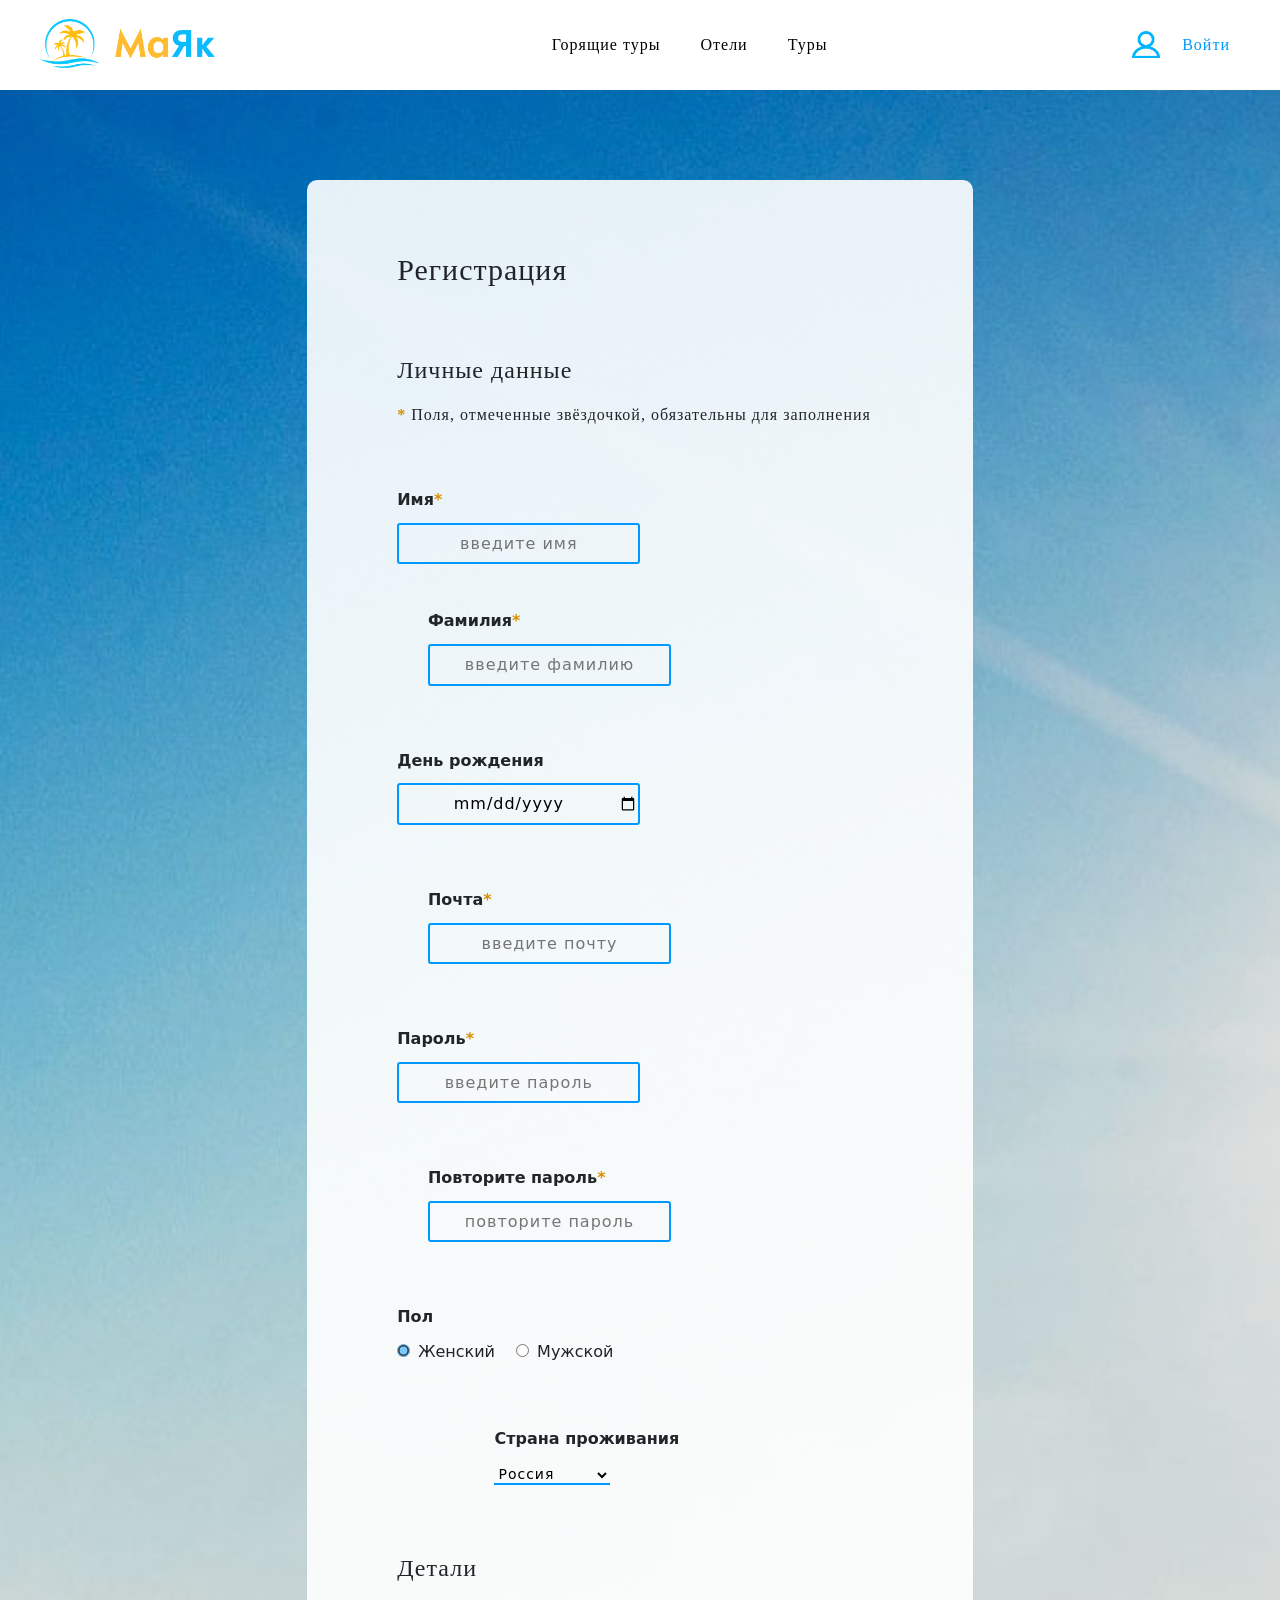
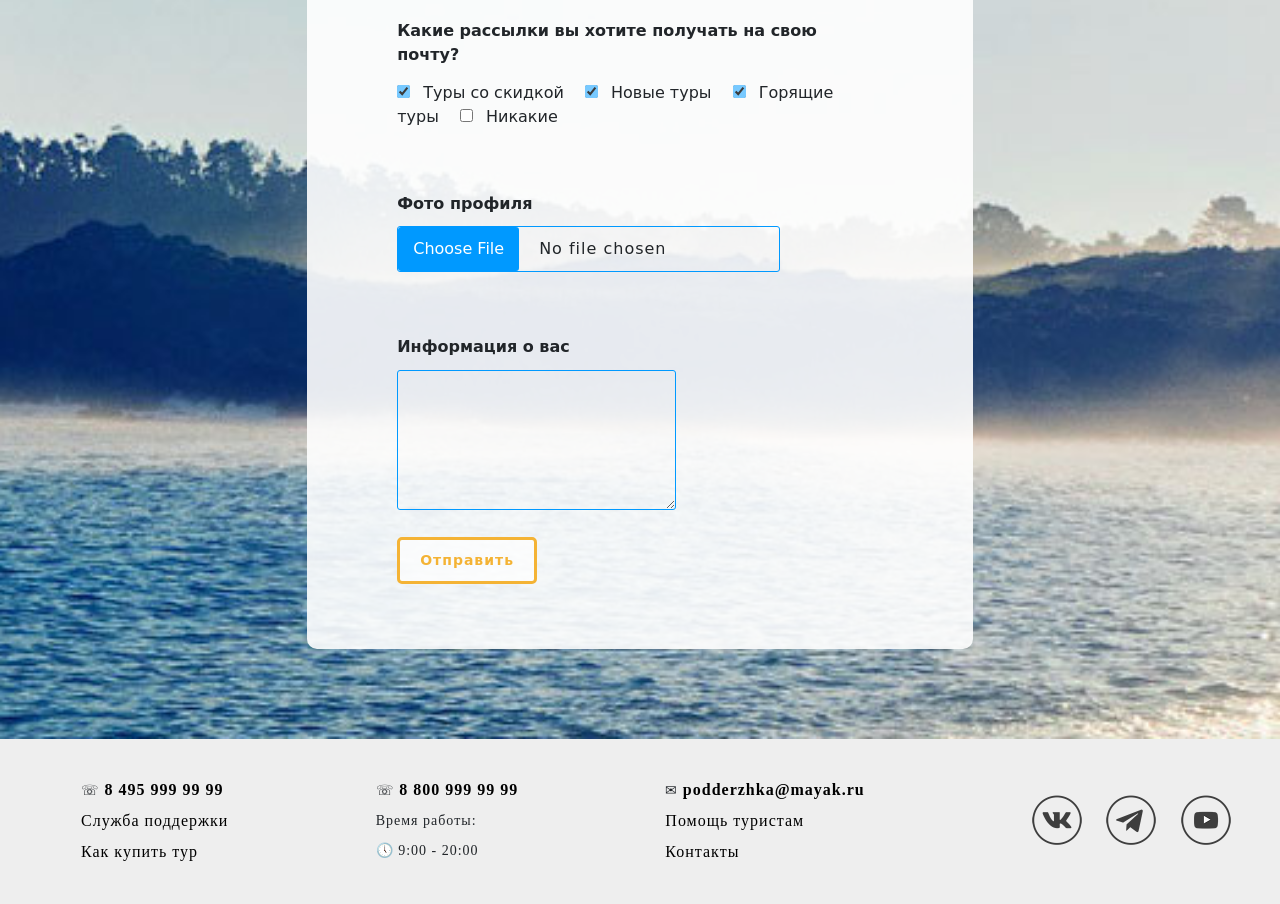
<file: lending7-adaptiv/vhod.html>
<!DOCTYPE HTML>
<html>
<head>
    <title>Поиск туров МаЯк</title>
    <meta name="viewport" content="width=device-width, initial-scale=1">
    <meta http-equiv="content-Type" content="text/html; charset=utf-8">
    <meta http-equiv="X-UA-Compatible" content="IE=edge"> <!-- запрет сваливания браузера к старым версиям не ниже 8 -->
    <link rel="stylesheet" href="stili-vhod.css"  type="text/css" media="all">
    <link href="https://cdn.jsdelivr.net/npm/bootstrap@5.3.0/dist/css/bootstrap.min.css" rel="stylesheet" integrity="sha384-9ndCyUaIbzAi2FUVXJi0CjmCapSmO7SnpJef0486qhLnuZ2cdeRhO02iuK6FUUVM" crossorigin="anonymous">
</head>

<body>
    <div class="container-fluid" style="margin: 0; padding: 0; border: 0; outline: 0; background: transparent;">
        <header class="header-box navbar-expand-md">
            <a href="/"><img src="img/logo.svg" alt="МаЯк" class="logo"></a>
            <button class="navbar-toggler ms-auto" type="button" data-bs-toggle="collapse" data-bs-target="#navbarSupportedContent" aria-controls="navbarSupportedContent" aria-expanded="false" aria-label="Toggle navigation">
                <span class="navbar-icon"></span>
            </button>
            <nav class="NAV collapse navbar-collapse" id="navbarSupportedContent">
                <ul class="nav-box">
                    <li><a href="index.html">Горящие туры</a></li>
                    <li><a href="oteli.html">Отели</a></li>
                    <li><a href="turi.html">Туры</a></li>
                </ul>
                <div class="login-box"><a>Войти</a></div>
            </nav>
            <script defer src="script.js"></script>
        </header>
    
    <main>
        <section class="main-section">
            <h1 class="main-zagol">Регистрация</h1>
            <h2 class="pod-zagol">Личные данные</h2>
            <p class="zvezda-poyasn" style="margin-top: 2vh;">Поля, отмеченные звёздочкой, обязательны для заполнения</p>
            <div class="form1"> 
                <form class="main-form" action="" method="post" id="main-form">
                    <div class="name-fam-main">
                        <div class="name-fam">
                            <div class="form1-group">
                                <label for="username" class="text-form star_red" style="margin-top: 5vh">Имя</label>
                                <input class="form-form" type="text" placeholder="введите имя" id="username" maxlength="30"/>
                                <p class="NameNone">Введите имя</p>
                                <p class="NameUnCorrect">Введите имя с большой буквы</p>
                            </div>
                            <div class="form1-group formg2">
                                <label for="userf" class="text-form star_red" style="margin-top: 5vh">Фамилия</label>
                                <input class="form-form" type="text" placeholder="введите фамилию" id="userf" maxlength="30"/>
                                <p class="FamiliaNone">Введите фамилию</p>
                                <p class="FamiliaUnCorrect">Введите фамилию с большой буквы</p>
                            </div>
                        </div>
                        <div class="name-fam">
                            <div class="form1-group">
                                <label for="calendar" class="text-form">День рождения</label>
                                <input class="form-form" type="date" id="calendar">
                                
                            </div>
                            <div class="form1-group formg2">
                                <label for="Email" class="text-form star_red">Почта</label>
                                <input class="form-form" type="text" placeholder="введите почту" id="Email" maxlength="30"/>
                                <p class="EmailNone">Введите почту!</p>
                                <p class="EmailUnCorrect">Введите корретную почту. Пример: abcd@mail.ru</p>
                            </div>
                        </div>
                        <div class="name-fam">
                            <div class="form1-group">
                                <label for="userpar" class="text-form star_red">Пароль</label>
                                <input class="form-form" type="password" placeholder="введите пароль" id="userpar"/>
                                <p class="PasswordNone">Введите пароль</p>
                                <p class="PasswordUnCorrect">Пароль должен быть от 8 символов,<br/> содержать миниум одну большую и<br/> маленькую букву, цифру и спец.символ</p>
                            </div>
                            <div class="form1-group formg2">
                                <label for="userpar2" class="text-form star_red">Повторите пароль</label>
                                <input class="form-form" type="password" placeholder="повторите пароль" id="userpar2"/>
                                <p class="Password2None">Введите повторно пароль</p>
                                <p class="Password2UnCorrect">Пароль не совпадает</p>
                            </div>
                        </div>
                        <div class="name-fam">
                            <div class="form1-group">
                                <label class="text-form">Пол</label>
                                <input class="perekl" type="radio" name="pol" id="pol_g" value="woman" checked><label for="pol_g" class="pereklp">Женский</label>
                                <input class="perekl" type="radio" name="pol" id="pol_m" value="men"><label for="pol_m" class="pereklp">Мужской</label>
                            </div>
                            <div class="form1-group formg3">
                                <label for="strana" class="text-form">Страна проживания</label>
                                <select class="strana" name="strana" id="strana" size="1">
                                    <option value="Russia" selected="selected">Россия</option>
                                    <option value="Belarus">Беларуссия</option>
                                    <option value="Kazahstan">Казахстан</option>
                                    <option value="Ukraina">Украина</option>
                                    <option value="Anglia">Англия</option>
                                    <option value="USA">США</option>
                                    <option value="Germania">Германия</option>
                                    <option value="Ispania">Испания</option>
                                    <option value="Kitai">Китай</option>
                                    <option value="Japan">Япония</option>
                                </select>
                             </div>
                        </div>
                    </div>
                    <h2 class="pod-zagol">Детали</h2>
                    <label class="text-form-rassilki">Какие рассылки вы хотите получать на свою почту?</label>
                    <div class="box-check-boxES">
                        <div class="check-boxES">
                            <input class="check-box" type="checkbox" id="sale" value="sale" checked="checked">
                            <label for="sale" class="pereklp">Туры со скидкой</label>
                        </div>
                        <div class="check-boxES">
                            <input class="check-box" type="checkbox" id="news" value="news" checked="checked">
                            <label for="news" class="pereklp">Новые туры</label>
                        </div>
                        <div class="check-boxES">
                            <input class="check-box" type="checkbox" id="hot" value="hot" checked="checked">
                            <label for="hot" class="pereklp">Горящие туры</label>
                        </div>
                        <div class="check-boxES">
                            <input class="check-box" type="checkbox" id="nothing" value="nothing">
                            <label for="nothing" class="pereklp">Никакие</label>
                        </div>
                    </div>
                    <label for="foto" class="text-form">Фото профиля</label><input class="input-img" type="file" id="foto">
                    <label for="spase" class="text-form">Информация о вас</label><textarea name="spase" id="spase" cols="30" rows="5"></textarea>
                    <input class="otpravka" name="otpravka" type="submit" value="Отправить">
                </form>
            </div>
        </section>
    </main>

    <div class="footer-diz">
        <footer class="footer-box">
            <ul class="footer-nav">
                <li>&#9743; <span class="bold"><a href="tel:+74959999999">8 495 999 99 99</a></span><br/>
                    <a href="/">Служба поддержки</a><br/>
                    <a href="/">Как купить тур</a>
                </li>

                <li>&#9743; <span class="bold"><a href="tel:+78009999999">8 800 999 99 99</a></span><br/>
                    Время работы:<br/>
                    &#128340; 9:00 - 20:00
                </li>

                <li>&#9993; <span class="bold"><a href="mailto:podderzhka@mayak.ru">podderzhka@mayak.ru</a></span><br/>
                    <a href="/">Помощь туристам</a><br/>
                    <a href="/">Контакты</a></li>
                <li>
                    <span class="icon-vk"></span>
                    <span class="icon-tg"></span>
                    <span class="icon-yt"></span>
                </li>
                </ul>
        </footer>
    </div>
    </div>
    <script src="script.js"></script>
    <script src="https://cdn.jsdelivr.net/npm/bootstrap@5.3.0/dist/js/bootstrap.bundle.min.js" integrity="sha384-geWF76RCwLtnZ8qwWowPQNguL3RmwHVBC9FhGdlKrxdiJJigb/j/68SIy3Te4Bkz" crossorigin="anonymous"></script>
</body>
</html>
</file>
<file: lending/stili.css>
/* косяки браузеров */
* {margin: 0; padding: 0; border: 0; outline: 0; background: transparent;}
article,aside,details,figcaption,figure,footer,header,hgroup,menu,main,nav,section {display:block;}
img, a img {vertical-align: top; border: 0; text-decoration: none;}
b, i, u, a, p, span {vertical-align: baseline;}
/* конец сброса всех косяков */

/* *{
    border: 1px solid red;
    box-sizing: border-box;
  } */

::-webkit-scrollbar {
    width: 0;
}
 
body {background: white; font-family: Verdana, Geneva, sans-serif;}

a, .text-baner, .baner-btn, .section-head, .best-head, .best-text, .best-btn, table, .help, .footer-nav {
    font-family: a_AvanteLt; 
    letter-spacing: 1px;
}

.header-box {
    display: flex;
    justify-content: space-between;
    max-width: 1200px;
    margin: 0 auto;
    font-size: 16px;
}

.logo {
    width: 175px;
    height: auto;
    margin: 1.2em auto;
}

.nav-box {
    display: flex;
    margin: 0 auto;
    list-style: none;
    text-align: center;
    vertical-align: middle;
    line-height: 90px;
}

.nav-box li a {
    color: black;
    padding: 20px;
    text-decoration: none;
}

.nav-box li a:hover {
    color: #0099FF;
    text-decoration: underline;
}

.nav-box li a:visited {
    color: #9355da;
    text-decoration: none;
}

.active {color: #29B1FE !important;}

.login-box {
    text-align: center;
    vertical-align: middle;
    line-height: 90px;
}

.login-box a {
    background: white url(img/avatar.png) left no-repeat;
    padding-left: 40px;
    padding-right: 10px;
    background-size: contain;
    text-decoration: none;
    color: black;
}

.login-box a:hover {
    color: #0099FF;
    text-decoration: underline;
}

.login-box a:visited {
    color: #9355da;
    text-decoration: none;
}

.box-baner {
    margin: 0 auto;
    background: white url(img/background.jpg) center no-repeat;
    background-size: cover;
    width: 100%;
    height: 80vh;
}

.box-baner-text {
    max-width: 1200px;
    margin: 0 auto;
    padding-top: 20vh;
    padding-left: 26vw;
    color: white;
}

.text-zagol {
    font-size: 40px;
    font-family: a_FuturaOrto;
}

.text-baner {
    margin: 20px 0;
    font-size: 20px;
}

.baner-btn {
    font-size: 16px;
    margin-top: 8vh;
    padding: 20px 30px;
    background: #F4B335;
    border-radius: 10px;
    color: white;
}

.baner-btn:hover {
    background: #D98F00;
    border-radius: 10px;
    color: white;
}

.baner-btn:active {
    background: #b87b00;
    border-radius: 10px;
    color: white;
}

.main-box {
    margin: 4vh auto;
    max-width: 1200px;
}

.section-head {
    margin: 16vh auto 6vh auto;
    font-size: 24px;
    text-align: center;
}

.best-hotel {
    margin: 8vh auto;
    max-width: 1200px;
    display: flex;
    justify-content: space-between;
}

.best-hotel-item {flex-basis: 50%;}

.best-img {
    width: 94%;
    height: auto;
    border-radius: 10px;
}

.best-head {
    margin-bottom: 10px;
    font-size: 20px;
    font-weight: bold;
    padding-top: 3em;
    padding-right: 1em;
    margin-left: 0.4vw;
}

.best-text {
    font-size: 18px;
    padding-right: 1em;
    margin-bottom: 20px;
    line-height: 24px;
    margin-left: 0.4vw;
}

.best-right{ margin-left: 3.6vw  !important;}

.best-btn {
    font-size: 16px;
    margin: 40px 0;
    padding: 20px 30px;
    border: 3px solid #F4B335;
    border-radius: 10px;
    color: #F4B335;
    margin-left: 1vw;
}

.best-btn:hover {
    border: 3px solid #D98F00;
    color: #D98F00;
}

.best-btn:active {
    border: 3px solid white;
    background-color: #D98F00;
    color: white;
}

table {
    border-collapse: collapse;
    margin: 10px 10px 20px 0;
    width: 100%;
    font-size: 16px;
}

table td, table th {
    border-top: 1px solid #29B1FE;
    padding: 10px;
    border-bottom: 1px solid #29B1FE;;
}
table th{text-align: left;}
table td{text-align: center;}

table thead {background: #EAF8FF; font-weight: bold;}

.table-text:focus {color: #F4B335; font-weight: bold;}

.help {
    margin: 4vh 10vh;
    font-size: 20px;
}

.help li {padding-bottom: 1vh;}

.spisok-img {
    width: 26vh;
    height: auto;
    float: right;
    opacity: 0.5; /*непрозрачность*/
    margin: -2.2vh 10vh 0 0;
}

.footer-diz {background: #eeeeee;}

.footer-box {
    max-width: 1200px;
    margin: 16vh auto 0 auto;
}

.footer-nav {
    display: flex;
    justify-content: space-between;
    flex-wrap: wrap;
    list-style: none;
    font-size: 14px;
    line-height: 30px;
    align-content: center;
}

.footer-nav li {padding: 4vh 1vh;}

.footer-nav a:hover {
    color: black;
    text-decoration: underline;
}

.footer-nav a {
    color: black; 
    text-decoration: none;
    font-size: 16px;
}

.bold {font-weight: bold;}

.icon-vk, .icon-yt, .icon-tg {
    display: inline-block;
    width: 50px;
    height: 50px;
    margin: 20px 0 0 20px;
}

.icon-vk {background: url(img/vk.png) center no-repeat; background-size: contain;}
.icon-yt {background: url(img/youtube.png) center no-repeat; background-size: contain;}
.icon-tg {background: url(img/tg.png) center no-repeat; background-size: contain;}
.icon-vk:hover {background: url(img/vk-active.png) center no-repeat; background-size: contain;}
.icon-yt:hover {background: url(img/youtube-active.png) center no-repeat; background-size: contain;}
.icon-tg:hover {background: url(img/tg-active.png) center no-repeat; background-size: contain;}

@media screen and (max-width:760px), handheld and (max-width:760px){
    .logo {
    width: 170px;
    height: auto;
    margin: .4em auto;
    }
    .box-baner {
    width: 100%;
    height: auto;
    }
    .nav-box, .login-box {line-height: 40px;}
    .nav-box li a {padding: 20px 10px;}
    .login-box a {
    background: none;
    padding: 0 0 0 10px;
    }
    .box-baner-text {
    padding: 4vh 2vh;
    color: #fff;
    }
    .text-zagol {
    font-size: 2em;
    width: 100%;
    }
    .header-box {
    justify-content: flex-start;
    flex-wrap: wrap;
    }
    .best-head {
    margin-bottom: 10px;
    padding-top: 1em;
    padding-right: 1em;
    }
    .best-img {width: 98%;}
    .best-hotel-item {padding: 10px;}
    .best-btn {margin: 20px 0;}
    .section-head {
    margin: 2vh auto;
    font-size: 1.6em;
    }
    .help {
    margin: 4vh 6vh;
    font-size: 1.2em;
    }
    .spisok-img {
    display: block;
    width: 26vh;
    height: auto;
    float: none;
    opacity: .5;
    margin: 0 auto;
    }
    .best-hotel-item {flex-basis: 100%;}
    table {
    width: 94%;
    margin: 2vh;
    }
    table tr {
    display: flex;
    flex-direction: row;
    flex-wrap: wrap;
    }
    table td {margin: 0; width: 100%;}
    table tr:hover {background: none;}
    }
</file>
<file: lending7-adaptiv/stili.css>
/* косяки браузеров */
* {margin: 0; padding: 0; border: 0; outline: 0; background: transparent;}
article,aside,details,figcaption,figure,footer,header,hgroup,menu,main,nav,section {display:block;}
img, a img {vertical-align: top; border: 0; text-decoration: none;}
b, i, u, a, p, span {vertical-align: baseline;}
/* конец сброса всех косяков */

/* *{
    border: 1px solid red;
} */

body {background: white; font-family: Verdana, Geneva, sans-serif;}

a, .text-baner, .baner-btn, .section-head, .best-head, .best-text, .best-btn, table, .help, .footer-nav {
    font-family: a_AvanteLt; 
    letter-spacing: 1px;
}

.header-box {
    display: flex;
    justify-content: space-between;
    max-width: 1200px;
    margin: 0 auto;
    font-size: 16px;
}

.logo {
    width: 175px;
    height: auto;
    margin: 1.2em auto;
}

.nav-box {
    display: flex;
    margin: 0 auto;
    list-style: none;
    text-align: center;
    vertical-align: middle;
    line-height: 70px;
    flex-wrap: wrap;
    justify-content: flex-end;
}

.hot-turs{
    color: #29B1FE !important;
    font-weight: bold;
    text-decoration: none;
}

.hot-turs:hover{text-decoration: none;}

.turs-otels {
    color: black;
    padding: 20px;
    text-decoration: none;
}

.turs-otels:hover {
    color: #0099FF;
    text-decoration: underline;
}

.turs-otels:visited {
    color: #9355da;
    text-decoration: none;
}

.login-box {
    text-align: center;
    vertical-align: middle;
    background: white url(img/avatar.png) left no-repeat;
    padding: 5px 10px 5px 50px;
    background-size: contain;
    color: black;
}
.ssilka {text-decoration: none;}

.ssilka:hover {
    color: #0099FF;
    text-decoration: underline;
}

.ssilka2{display: none;}

.ssilka:visited {
    color: #9355da;
    text-decoration: none;
}

.box-baner {
    margin: 0 auto;
    background: white url(img/background.jpg) center no-repeat;
    background-size: cover;
    width: 100%;
    height: 80vh;
}

.box-baner-text {
    max-width: 1200px;
    margin: 0 auto;
    padding-top: 20vh;
    padding-left: 16vw;
    color: white;
}

.text-zagol {
    font-size: 40px;
    font-family: a_FuturaOrto;
    width: 600px;
}

.text-baner {
    margin: 20px 0;
    font-size: 20px;
}

.baner-btn {
    font-size: 16px;
    margin-top: 8vh;
    padding: 20px 30px;
    background: #F4B335;
    border-radius: 10px;
    color: white;
}

.baner-btn:hover {
    background: #D98F00;
    border-radius: 10px;
    color: white;
}

.baner-btn:active {
    background: #b87b00;
    border-radius: 10px;
    color: white;
}

.main-box {
    margin: 4vh auto;
    max-width: 1200px;
}

.section-head {
    margin: 16vh auto 6vh auto;
    font-size: 24px;
    text-align: center;
}

.best-hotel {
    margin: 8vh auto;
    max-width: 1200px;
    display: flex;
    justify-content: space-between;
    flex-wrap: wrap;
}

.best-hotel-item {flex-basis: 50%;}

.best-img {
    width: 94%;
    height: auto;
    border-radius: 10px;
}

.best-head {
    margin-bottom: 10px;
    font-size: 20px;
    font-weight: bold;
    padding-top: 3em;
    padding-right: 1em;
    margin-left: 0.4vw;
    width: 30vw;
}

.best-text {
    font-size: 18px;
    padding-right: 1em;
    margin-bottom: 20px;
    line-height: 24px;
    margin-left: 0.4vw;
    width: 30vw;
}

.best-right{ margin-left: 3.6vw  !important;}

.best-btn {
    font-size: 16px;
    margin: 40px 0;
    padding: 20px 30px;
    border: 3px solid #F4B335;
    border-radius: 10px;
    color: #F4B335;
    margin-left: 1vw;
}

.best-btn:hover {
    border: 3px solid #D98F00;
    color: #D98F00;
}

.best-btn:active {
    border: 3px solid white;
    background-color: #D98F00;
    color: white;
}

table {
    border-collapse: collapse;
    margin: 10px 10px 20px 0;
    width: 100%;
    font-size: 16px;
    min-width: 50%;
}

table td, table th{
    border-top: 1px solid #29B1FE;
    padding: 10px;
    border-bottom: 1px solid #29B1FE;
    /* grid-template-columns: auto auto; */
    
}
table th{text-align: left;}
table td{text-align: center;}

table thead {background: #EAF8FF; font-weight: bold;}

.table-text:focus {color: #F4B335; font-weight: bold;}

.help {
    margin: 4vh 10vh;
    font-size: 20px;
}

.help li {padding-bottom: 1vh;}

.spisok-img {
    width: 26vh;
    height: auto;
    float: right;
    opacity: 0.5; /*непрозрачность*/
    margin: -2.2vh 10vh 0 0;
}

.footer-diz {background: #eeeeee;}

.footer-box {
    max-width: 1200px;
    margin: 16vh auto 0 auto;
}

.footer-nav {
    display: flex;
    justify-content: space-between;
    flex-wrap: wrap;
    list-style: none;
    font-size: 14px;
    line-height: 30px;
    margin: 0;
}

.footer-nav li {padding: 4vh 1vh;}

.footer-nav a:hover {
    color: black;
    text-decoration: underline;
}

.footer-nav a {
    color: black; 
    text-decoration: none;
    font-size: 16px;
}

.bold {font-weight: bold;}

.icon-vk, .icon-yt, .icon-tg {
    display: inline-block;
    width: 50px;
    height: 50px;
    margin: 20px 0 0 20px;
}

.icon-vk {background: url(img/vk.png) center no-repeat; background-size: contain;}
.icon-yt {background: url(img/youtube.png) center no-repeat; background-size: contain;}
.icon-tg {background: url(img/tg.png) center no-repeat; background-size: contain;}
.icon-vk:hover {background: url(img/vk-active.png) center no-repeat; background-size: contain;}
.icon-yt:hover {background: url(img/youtube-active.png) center no-repeat; background-size: contain;}
.icon-tg:hover {background: url(img/tg-active.png) center no-repeat; background-size: contain;}

.navbar-icon {
    background: url(img/menu-burger.png) center no-repeat;
    background-size: contain !important;
    display: inline-block;
    width: 50px;
    height: 50px;
    margin-right: 5vw;
    vertical-align: middle;
    background-position: center;
    background-size: 100%;
    text-align: right;
}

@media screen and (max-width:767px), handheld and (max-width:767px){

    ::-webkit-scrollbar {
        width: 1;
    }

    .logo {
    width: 200px;
    height: auto;
    margin: 1em auto 1em 1em;
    }

    .nav-box{
        margin: 0 2vw 0 0;
        font-size: 15px;
        padding: 0;
    }

    .hot-turs{display: none;}

    .NAV{
        display: flex;
        background-color: #ecf8ff;
        justify-content: right;
    }

    .login-box {
        background: white url(img/avatar-blue.png) left no-repeat;
        background-size: contain;
        padding: 40px 40px 0 0;
        margin-right: 5vw;       
    }

    .ssilka{display: none;}

    .ssilka2{
        display: inline-block;
        opacity: 0;
        position: absolute;
        width: 40px;
        height: 40px;
        padding-bottom: 0px;
        top: 100px;
    }
    
    .box-baner {
        width: 100%;
        height: 70vh;
    }

    .box-baner-text {
    padding: 4vh 2vh;
    color: #fff;
    padding-top: 12vw;
    padding-left: 10vw;
    }

    .text-zagol {
    font-size: 32px;
    width: 80vw;
    }

    .text-baner{font-size: 22px;}

    .header-box {
    justify-content: flex-start;
    flex-wrap: wrap;
    }

    .best-head {
    margin-bottom: 10px;
    padding-top: 1em;
    padding-right: 1em;
    width: 98%;
    }

    .best-text{
        margin-top: 2vh;
        width: 98%;
    }

    .best-img {width: 98%;}

    .best-hotel-item {
        padding: 10px;
        flex-basis: 100%;
    }

    .best-hotel{
        margin: 6vh auto;;
    }

    .hotel-reverse{
        flex-direction: column-reverse;
    }

    .best-btn {margin: 20px 0;}

    .section-head {
        margin: 5vh auto 0 auto;
        font-size: 22px;
    }

    .help {
    margin: 4vh 6vh;
    font-size: 1.2em;
    }

    .spisok-img {
    display: block;
    width: 26vh;
    height: auto;
    float: none;
    opacity: .5;
    margin: 5vh auto 0 auto;
    }

    table{
        margin: 5vh 2vh;
        display: flex;
        width: 95%;
        border: 2px solid #29B1FE;
    }

    .table-head, table tbody, table thead th {display: inline-block;}

    table tbody {
        width: 100%;
        position: relative;
        overflow-x: auto;
    }

   .table-head {
    float: left;
    border-right: 1px solid #29B1FE;
    border-left: 1px solid #29B1FE;
    width: 100%;
    }

    table td, table th {
        padding: 10px 2px;
        box-sizing: border-box;
        overflow-x: hidden;
        overflow-y: auto;
        width: 50vw;
        font-size: 15px;
        text-overflow: ellipsis;
    }

    table thead th, table tbody th {
        text-align: center;
        background: #EAF8FF;
        font-weight: bold;
    }

    table tbody tr {display: table-cell;}

    table td {
        display: block;
        text-align: center;
    }
}
</file>
<file: lending/stili-vhod.css>
/* косяки браузеров */
* {margin: 0; padding: 0; border: 0; outline: 0; background: transparent;}
article,aside,details,figcaption,figure,footer,header,hgroup,menu,main,nav,section {display:block;}
img, a img {vertical-align: top; border: 0; text-decoration: none;}
b, i, u, a, p, span {vertical-align: baseline;}
/* конец сброса всех косяков */
 
body {background: white; font-family: Verdana, Geneva, sans-serif;}

a, p, h1, h2, h3, input, select, option, .text-baner, .baner-btn, .section-head, .best-head, .best-text, .best-btn, table, .help, .footer-nav {
    font-family: a_AvanteLt; 
    letter-spacing: 1px;
}

main{
    background: white url(img/background.jpg) center no-repeat;
    background-size: 150%;
    background-attachment: fixed;
    padding: 10vh 0;
    min-height: 145vh;
}

section {
    margin: 0 auto;
    background: rgba(255, 255, 255, 0.9);
    width: 40vw;
    min-height: 124vh;
    padding: 5vh 10vh;
    border-radius: 10px;
}
.name-fam-main{
    display: flex;
    justify-content: space-between;
    margin: 0 auto;
}

.form-form{
    border: 2px solid #0099FF;
    border-radius: 3px;
    width: 19vw;
    height: 4.6vh;
    text-align: center;
}

.form-form:focus{
    border: 2px solid #D98F00;
}

.success {
    border: 2px solid #09c372;
}

.error {
    border: 2px solid rgb(240, 44, 0);
}

.NameNone, .NameUnCorrect, .PasswordNone, .PasswordUnCorrect, .FamiliaNone, .FamiliaUnCorrect, .EmailNone, .EmailUnCorrect, .Password2None, .Password2UnCorrect{
    display: none;
    color: rgb(240, 44, 0);
    font-size: 13px;
    position: absolute;
    margin-top: 0.5vh;
}

#spase:focus{
    border: 1px solid #D98F00;
}

textarea{
    border: 1px solid #0099FF;
    padding: 1vh;
    border-radius: 3px;
}
.main-zagol{
    font-size: 30px;
    margin: 3vh auto 0 auto;
}
.pod-zagol{
    margin-top: 7.6vh;
    display: block;
    font-size: 24px;
}

.text-form{
    display: block;
    margin: 7vh 0 1.2vh 0;
    font-weight: bold;
    font-size: 16px;
}
.zvezda-poyasn:before{
    color: #D98F00;
    content: "* ";
    font-family: Verdana;
    font-weight: bold;
}
.star_red:after{
    color: #D98F00;
    content: "*";
}

.text-form-rassilki{
    display: block;
    margin: 4vh 0 1.5vh 0;
    font-weight: bold;
    font-size: 16px;
}

.pereklp{
    display: inline;
    margin: 0 16px 0 8px;
    font-size: 16px;
}

.perekl, .check-box {accent-color: #77c9ff;}

.input-img{
    border: 1px solid #0099FF;
    border-radius: 3px;
    width: auto;
}
input[type=file]::file-selector-button {
    margin-right: 20px;
    border: none;
    background: #0099FF;
    padding: 10px 15px;
    border-radius: 3px;
    color: #fff;
}
  
input[type=file]::file-selector-button:hover {
    background: #0d45a5;
}

.strana{
    border-bottom: 2px solid #0099FF;
    font-size: 14px;
}


.otpravka {
    display: block;
    font-size: 14px;
    background: rgba(255, 255, 255, 0.7);
    margin: 20px 0;
    padding: 10px 20px;
    border: 3px solid #F4B335;
    border-radius: 5px;
    color: #F4B335;
    font-weight: bold;
}

.otpravka:hover {
    border: 3px solid #D98F00;
    color: #D98F00;
}

.otpravka:active {
    background: #b87b00;
    border-radius: 5px;
    color: rgba(255, 255, 255, 0.7);
}

.header-box {
    display: flex;
    justify-content: space-between;
    max-width: 1200px;
    margin: 0 auto;
    font-size: 16px;
}

.logo {
    width: 175px;
    height: auto;
    margin: 1.2em auto;
}

.nav-box {
    display: flex;
    margin: 0 auto;
    list-style: none;
    text-align: center;
    vertical-align: middle;
    line-height: 90px;
}

.nav-box li a {
    color: black;
    padding: 20px;
    text-decoration: none;
}

.nav-box li a:hover {
    color: #0099FF;
    text-decoration: underline;
}

.nav-box li a:visited {
    color: #9355da;
    text-decoration: none;
}

.login-box {
    text-align: center;
    vertical-align: middle;
    line-height: 90px;
}

.login-box a {
    background: white url(img/avatar.png) left no-repeat;
    padding-left: 40px;
    padding-right: 10px;
    background-size: contain;
    text-decoration: none;
    color: #0099FF;
}

.login-box a:hover {
    color: #0099FF;
    text-decoration: underline;
}

.footer-diz {background: #eeeeee;}

.footer-box {
    max-width: 1200px;
    margin: 0 auto;
}

.footer-nav {
    display: flex;
    justify-content: space-between;
    list-style: none;
    font-size: 14px;
    line-height: 30px;
}

.footer-nav li {padding: 4vh 1vh;}

.footer-nav a:hover {
    color: black;
    text-decoration: underline;
}

.footer-nav a {
    color: black; 
    text-decoration: none;
    font-size: 16px;
}

.bold {font-weight: bold;}

.icon-vk, .icon-yt, .icon-tg {
    display: inline-block;
    width: 50px;
    height: 50px;
    margin: 20px 0 0 20px;
}

.icon-vk {background: url(img/vk.png) center no-repeat; background-size: contain;}
.icon-yt {background: url(img/youtube.png) center no-repeat; background-size: contain;}
.icon-tg {background: url(img/tg.png) center no-repeat; background-size: contain;}
.icon-vk:hover {background: url(img/vk-active.png) center no-repeat; background-size: contain;}
.icon-yt:hover {background: url(img/youtube-active.png) center no-repeat; background-size: contain;}
.icon-tg:hover {background: url(img/tg-active.png) center no-repeat; background-size: contain;}
</file>
<file: lending7-adaptiv/stili-vhod.css>
/* косяки браузеров */
* {margin: 0; padding: 0; border: 0; outline: 0; background: transparent;}
article,aside,details,figcaption,figure,footer,header,hgroup,menu,main,nav,section {display:block;}
img, a img {vertical-align: top; border: 0; text-decoration: none;}
b, i, u, a, p, span {vertical-align: baseline;}
/* конец сброса всех косяков */
 
body {background: white; font-family: Verdana, Geneva, sans-serif;}

a, p, h1, h2, h3, input, select, option, .text-baner, .baner-btn, .section-head, .best-head, .best-text, .best-btn, table, .help, .footer-nav {
    font-family: a_AvanteLt; 
    letter-spacing: 1px;
}

.header-box {
    display: flex;
    justify-content: space-between;
    max-width: 1200px;
    margin: 0 auto;
    font-size: 16px;
}

.logo {
    width: 175px;
    height: auto;
    margin: 1.2em auto;
}

.nav-box {
    display: flex;
    margin: 0 auto;
    list-style: none;
    text-align: center;
    vertical-align: middle;
    line-height: 90px;
}

.nav-box li a {
    color: black;
    padding: 20px;
    text-decoration: none;
}

.nav-box li a:hover {
    color: #0099FF;
    text-decoration: underline;
}

.nav-box li a:visited {
    color: #9355da;
    text-decoration: none;
}

.login-box {
    text-align: center;
    vertical-align: middle;
    line-height: 90px;
}

.login-box a {
    background: white url(img/avatar.png) left no-repeat;
    padding: 5px 10px 5px 50px;
    background-size: contain;
    text-decoration: none;
    color: #0099FF !important;
}

.login-box a:hover {
    color: #0099FF;
    text-decoration: underline;
}

main{
    background: white url(img/background.jpg) center no-repeat;
    background-size: 150%;
    background-size: cover;
    padding: 10vh 0;
    min-height: 145vh;
}

.main-section {
    margin: 0 auto;
    background: rgba(255, 255, 255, 0.9);
    width: 52vw;
    min-height: 124vh;
    padding: 5vh 10vh;
    border-radius: 10px;
}

.name-fam-main{
    display: flex;
    justify-content: space-between;
    margin: 0 auto;
    flex-wrap: wrap;
}

.form1-group{
    display: inline-block;
}

.formg2{margin-left: 2.4vw;}

.formg3{margin-left: 7.6vw;}

.form-form{
    border: 2px solid #0099FF;
    border-radius: 3px;
    width: 19vw;
    height: 4.6vh;
    text-align: center;
}

.form-form:focus{
    border: 2px solid #D98F00;
}

.success {
    border: 2px solid #09c372;
}

.error {
    border: 2px solid rgb(240, 44, 0);
}

.NameNone, .NameUnCorrect, .PasswordNone, .PasswordUnCorrect, .FamiliaNone, .FamiliaUnCorrect, .EmailNone, .EmailUnCorrect, .Password2None, .Password2UnCorrect{
    display: none;
    color: rgb(240, 44, 0);
    font-size: 13px;
    position: absolute;
    margin-top: 0.5vh;
}

#spase:focus{
    border: 1px solid #D98F00;
}

textarea{
    border: 1px solid #0099FF;
    padding: 1vh;
    border-radius: 3px;
}
.main-zagol{
    font-size: 30px;
    margin: 3vh auto 0 auto;
}
.pod-zagol{
    margin-top: 7.6vh;
    display: block;
    font-size: 24px;
}

.text-form{
    display: block;
    margin: 7vh 0 1.2vh 0;
    font-weight: bold;
    font-size: 16px;
}
.zvezda-poyasn:before{
    color: #D98F00;
    content: "* ";
    font-family: Verdana;
    font-weight: bold;
}
.star_red:after{
    color: #D98F00;
    content: "*";
}

.text-form-rassilki{
    display: block;
    margin: 4vh 0 1.5vh 0;
    font-weight: bold;
    font-size: 16px;
}

.pereklp{
    display: inline;
    margin: 0 16px 0 8px;
    font-size: 16px;
}

.check-boxES{
    display: inline;
}
.perekl, .check-box {accent-color: #77c9ff;}

.input-img{
    border: 1px solid #0099FF;
    border-radius: 3px;
    width: auto;
}
input[type=file]::file-selector-button {
    margin-right: 20px;
    border: none;
    background: #0099FF;
    padding: 10px 15px;
    border-radius: 3px;
    color: #fff;
}
  
input[type=file]::file-selector-button:hover {
    background: #0d45a5;
}

.strana{
    border-bottom: 2px solid #0099FF;
    font-size: 14px;
}


.otpravka {
    display: block;
    font-size: 14px;
    background: rgba(255, 255, 255, 0.7);
    margin: 20px 0;
    padding: 10px 20px;
    border: 3px solid #F4B335;
    border-radius: 5px;
    color: #F4B335;
    font-weight: bold;
}

.otpravka:hover {
    border: 3px solid #D98F00;
    color: #D98F00;
}

.otpravka:active {
    background: #b87b00;
    border-radius: 5px;
    color: rgba(255, 255, 255, 0.7);
}

.footer-diz {background: #eeeeee;}

.footer-box {
    max-width: 1200px;
    margin: 0 auto;
}

.footer-nav {
    display: flex;
    justify-content: space-between;
    flex-wrap: wrap;
    list-style: none;
    font-size: 14px;
    line-height: 30px;
    margin: 0;
}

.footer-nav li {padding: 4vh 1vh;}

.footer-nav a:hover {
    color: black;
    text-decoration: underline;
}

.footer-nav a {
    color: black; 
    text-decoration: none;
    font-size: 16px;
}

.bold {font-weight: bold;}

.icon-vk, .icon-yt, .icon-tg {
    display: inline-block;
    width: 50px;
    height: 50px;
    margin: 20px 0 0 20px;
}

.icon-vk {background: url(img/vk.png) center no-repeat; background-size: contain;}
.icon-yt {background: url(img/youtube.png) center no-repeat; background-size: contain;}
.icon-tg {background: url(img/tg.png) center no-repeat; background-size: contain;}
.icon-vk:hover {background: url(img/vk-active.png) center no-repeat; background-size: contain;}
.icon-yt:hover {background: url(img/youtube-active.png) center no-repeat; background-size: contain;}
.icon-tg:hover {background: url(img/tg-active.png) center no-repeat; background-size: contain;}

.navbar-icon {
    background: url(img/menu-burger.png) center no-repeat; background-size: contain !important;
    display: inline-block;
    width: 50px;
    height: 50px;
    margin-right: 5vw;
    vertical-align: middle;
    background-position: center;
    background-size: 100%;
    text-align: right;
}

@media screen and (max-width:767px), handheld and (max-width:767px){

    .logo {
        width: 200px;
        height: auto;
        margin: 1em auto 1em 1em;
    }

    .nav-box{
        margin: 0 2vw 0 0;
        font-size: 15px;
        padding: 0;
    }

    .NAV{
        display: flex;
        background-color: #ecf8ff;
        justify-content: right;
    }
    
    .login-box {display: none;}

    .header-box {
        justify-content: flex-start;
        flex-wrap: wrap;
    }

    .main-section {
        width: 95vw;
        padding: 3vh 5vh;
    }

    .pod-zagol{margin-top: 6vh;}
    .zvezda-poyasn{margin-bottom: 0;}

    .form1-group, .form-form, .input-img, .name-fam-main, .name-fam, textarea{width: 100%;}

    .formg2, .formg3 {margin-left: 0;}

    .text-form{margin: 6.8vh 0 1.2vh 0;}

    .box-check-boxES{
        display: flex;
        flex-wrap: wrap;
    }
}
</file>
